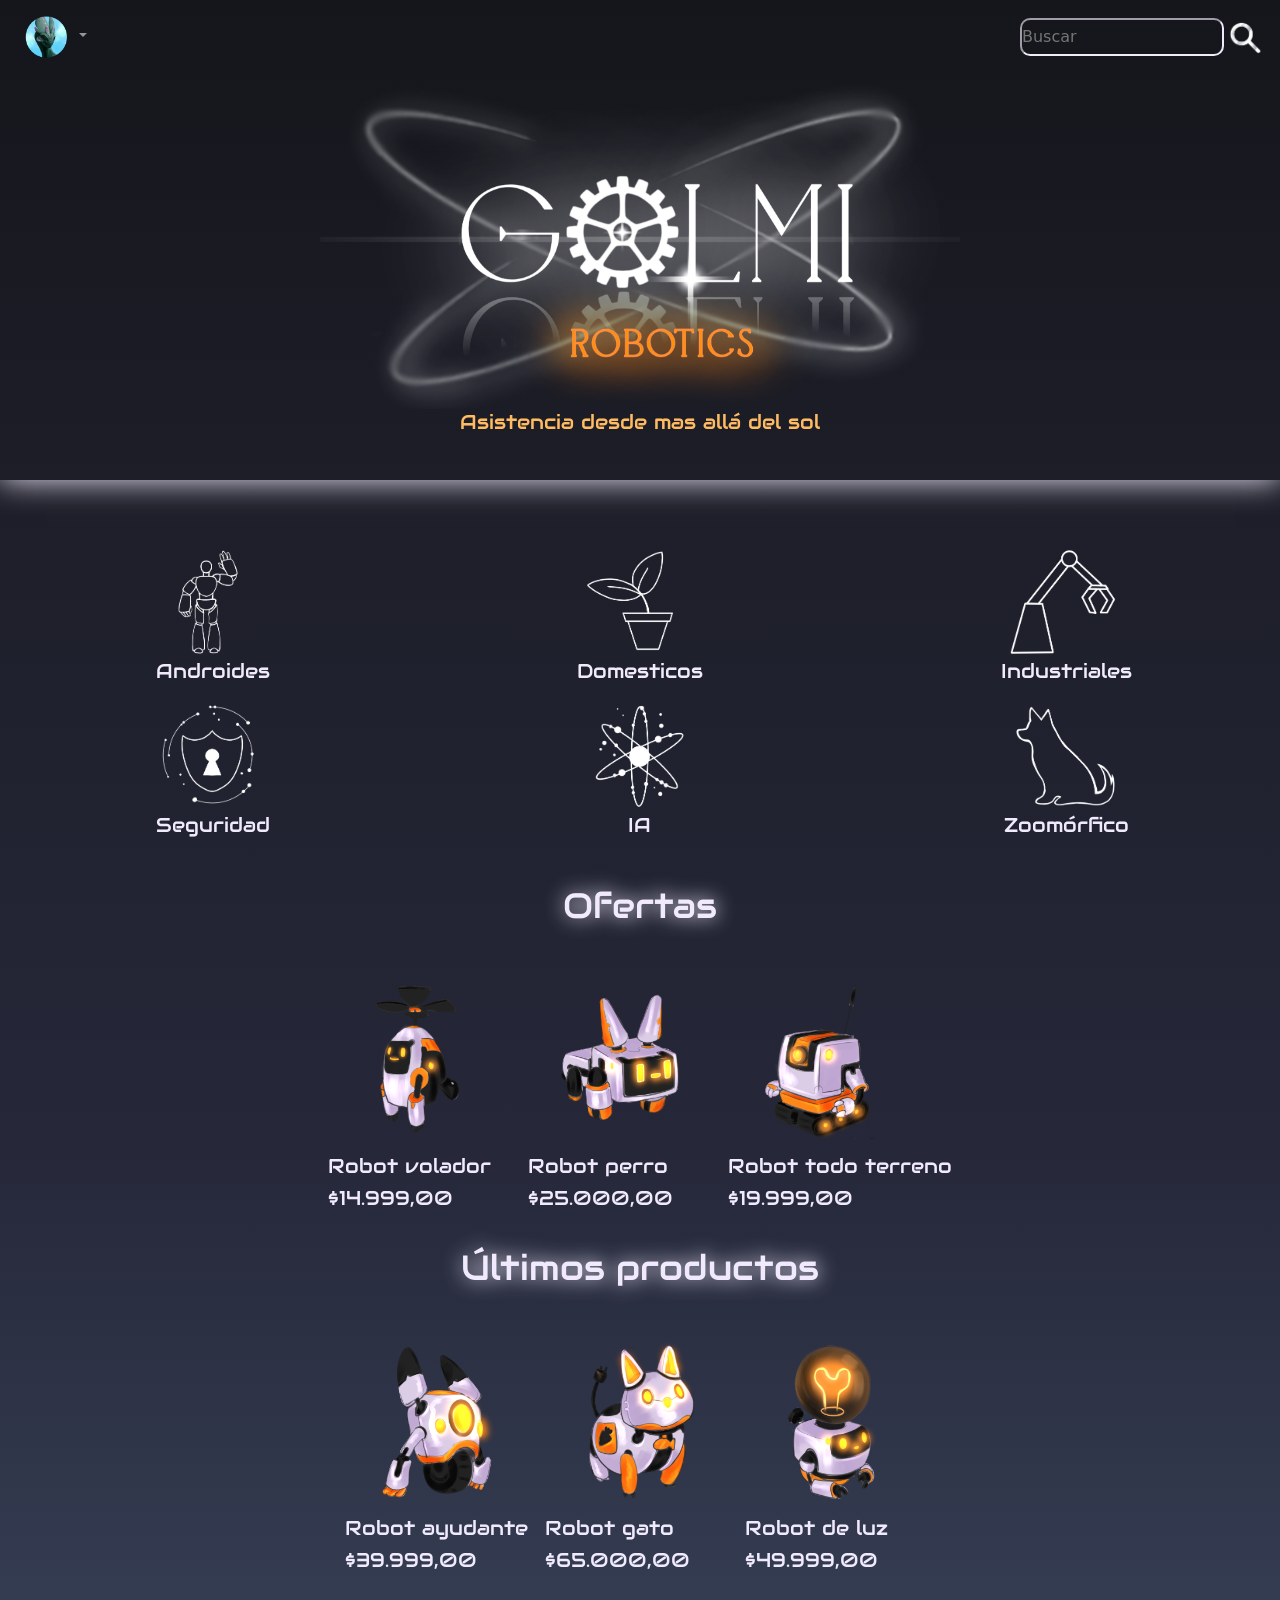
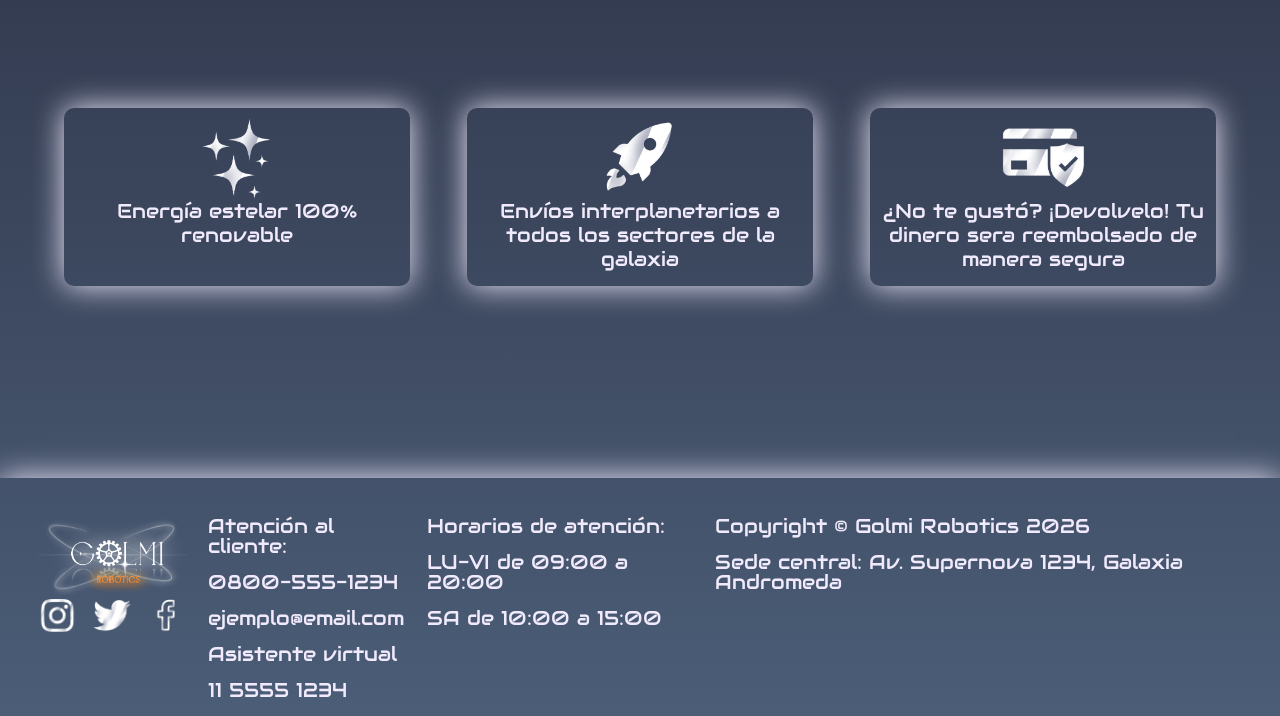
<file: index.html>
<!DOCTYPE html>
<html lang="en">
<head>
    <meta charset="UTF-8">
    <meta http-equiv="X-UA-Compatible" content="IE=edge">
    <meta name="viewport" content="width=device-width, initial-scale=1.0">
    <title>Inicio - Golmi Robotics</title>
    <meta name="description" content="Explorá nuestra tienda de robots intergalácticos con tecnología sustentada por energía estelar. Descubrí categorías, ofertas y los últimos modelos disponibles.">
    <!-- Bootstrap -->
    <link href="https://cdn.jsdelivr.net/npm/bootstrap@5.3.8/dist/css/bootstrap.min.css" rel="stylesheet" integrity="sha384-sRIl4kxILFvY47J16cr9ZwB07vP4J8+LH7qKQnuqkuIAvNWLzeN8tE5YBujZqJLB" crossorigin="anonymous">
    <!-- CSS -->
    <link rel="stylesheet" href="./sass/styles.css">
    <!-- Fonts -->
        <link rel="preconnect" href="https://fonts.googleapis.com">
        <link rel="preconnect" href="https://fonts.gstatic.com" crossorigin>
        <link href="https://fonts.googleapis.com/css2?family=Audiowide&family=Orbitron:wght@400..900&display=swap" rel="stylesheet">
    <!-- Animaciones -->
        <link rel="stylesheet" href="https://cdnjs.cloudflare.com/ajax/libs/animate.css/4.1.1/animate.min.css"/>
</head>

<body>
    <header>
        <!-- BOOTSTRAP -->
            <nav class="navbar navbar-expand-lg navbar-dark">
                <div class="container-fluid">
                <button class="navbar-toggler" type="button" data-bs-toggle="collapse" data-bs-target="#navbarSupportedContent" aria-controls="navbarSupportedContent" aria-expanded="false" aria-label="Toggle navigation">
                    <span class="navbar-toggler-icon"></span>
                </button>
                <div class="collapse navbar-collapse" id="navbarSupportedContent">
                    <ul class="navbar-nav me-auto mb-2 mb-lg-0">
                    <li class="nav-item"></li>
                    
                    <!-- Foto de usuario -->
                    <li class="nav-item dropdown">
                        <a class="nav-link dropdown-toggle" href="#" role="button" data-bs-toggle="dropdown" aria-expanded="false">
                            <img src="./images/foto-perfil.png" alt="Ir a Mi usuario" id="Usuario">
                        </a>
                        <!-- Dropdown -->
                        <ul class="dropdown-menu">
                            <li><a class="item-de-dropdown" href="./pages/mi-usuario.html"> >Mi perfil </a></li>
                            <li><hr class="divisor"></li>
                        <li><a class="item-de-dropdown" href="#">Historial</a></li>
                        <li><a class="item-de-dropdown" href="#">Preguntas</a></li>
                        <li><a class="item-de-dropdown" href="#">Opiniones</a></li>
                        <li><hr class="divisor"></li>
                        <li><a class="item-de-dropdown" href="#">Créditos</a></li>
                        <li><a class="item-de-dropdown" href="#">Suscripciones</a></li>
                        <li><a class="item-de-dropdown" href="#">Seguros</a></li>
                        </ul>
                    </li>
                    <!-- Barra de busqueda -->
                    </ul>
                    <form class="d-flex" role="search">
                    <input class="barra-busqueda" type="search" placeholder="Buscar" aria-label="Buscar"/>
                    <button id="boton-buscar" type="submit"><img src="./images/lupa.png" alt="Buscar" id="icono-buscar"></button>
                    </form>
                </div>
                </div>
            </nav>
            <script src="https://cdn.jsdelivr.net/npm/bootstrap@5.3.8/dist/js/bootstrap.bundle.min.js" integrity="sha384-FKyoEForCGlyvwx9Hj09JcYn3nv7wiPVlz7YYwJrWVcXK/BmnVDxM+D2scQbITxI" crossorigin="anonymous"></script>

        <img src="./images/logo.png" alt="Logotipo" id="logo" class="animate__animated animate__zoomIn">
        <h1 id="eslogan">Asistencia desde mas allá del sol</h1>
    </header>

<!-- Cuerpo -->
    <main>

  <!-- Categorias -->

        <nav class="Categorias">
            <div class="categoria">
                <img src="./images/androide.png" alt="Icono robot androide">
                <p>Androides</p>
            </div>
            <div class="categoria">
                <img src="./images/domestico.png" alt="Icono robots domesticos">
                <p>Domesticos</p>
            </div>
            <div class="categoria">
                <img src="./images/industrial.png" alt="Icono robots industriales">
                <p>Industriales</p>
            </div>
            <div class="categoria">
                <img src="./images/seguridad.png" alt="Icono robots seguridad">
                <p>Seguridad</p>
            </div>
            <div class="categoria">
                <img src="./images/inteligencia-avanzada .png" alt="Icono robots IA">
                <p>IA</p>
            </div>
            <div class="categoria">
                <img src="./images/zoomorfico.png" alt="Icono robots zoomorficos">
                <p>Zoomórfico</p>
            </div>
        </nav>
<!-- Sección: Ofertas -->
<h2>Ofertas</h2>
        <section class="Productos">
            <a href="./pages/producto1.html" class="links">
                <div class="precios">
                    <img src="./images/producto1.png" alt="Robot 1" class="productos-imagenes">
                    <h3> Robot volador</h3>
                    <h4>$14.999,00</h4>
                </div>
            </a>
            <a href="./pages/producto2.html" class="links">
                <div class="precios">
                    <img src="./images/producto2.png" alt="Robot 2" class="productos-imagenes">
                    <h3>Robot perro</h3>
                    <h4>$25.000,00</h4>
                </div>
            </a>
            <a href="./pages/producto3.html" class="links">
                <div class="precios">
                    <img src="./images/producto3.png" alt="Robot 3" class="productos-imagenes">
                    <h3>Robot todo terreno</h3>
                    <h4>$19.999,00</h4>
                </div>
            </a>
        </section>

<!-- Sección: Últimos productos -->
        <h2>Últimos productos</h2>
        <section class="Productos">
            <a href="./pages/producto4.html" class="links">
                <div class="precios">
                    <img src="./images/producto4.png" alt="Robot 4" class="productos-imagenes">
                    <h3> Robot ayudante</h3>
                    <h4>$39.999,00</h4>
                </div>
            </a>
            <a href="./pages/producto5.html" class="links">
                <div class="precios">
                    <img src="./images/producto5.png" alt="Robot 5" class="productos-imagenes">
                    <h3>Robot gato</h3>
                    <h4>$65.000,00</h4>
                </div>
            </a>
            <a href="./pages/producto6.html" class="links">
                <div class="precios">
                    <img src="./images/producto6.png" alt="Robot 6" class="productos-imagenes">
                    <h3> Robot de luz</h3>
                    <h4>$49.999,00</h4>
                </div>
            </a>
        </section>
    <!-- Beneficios -->
    <div class="beneficios">
        <div class="beneficio">
            <img src="./images/estrellas.png" alt="Estrellas">
            <h4>Energía estelar 100% renovable</h4>
        </div>
        <div class="beneficio">
            <img src="./images/cohete.png" alt="Cohete">
            <h4>Envíos interplanetarios a todos los sectores de la galaxia</h4>
        </div>
        <div class="beneficio">
            <img src="./images/seguridad-tarjeta.png" alt="Tarjeta con seguridad">
            <h4>¿No te gustó? ¡Devolvelo! Tu dinero sera reembolsado de manera segura</h4>
        </div>
      </div>
      
    </main>
    <!-- Pie de página -->
    <footer>
        <div>
            <img src="./images/logo.png" alt="Logo">
            <div class="redes">
                <a href="https://www.instagram.com/" target="_blank"><img src="./images/instagram.png" alt="Logo de Instagram" class="contactos"></a>
                <a href="https://x.com/?lang=es" target="_blank"><img src="./images/twitter.png" alt="Logo de Twitter" class="contactos"></a>
                <a href="https://www.facebook.com/?locale=es_LA" target="_blank"><img src="./images/facebook.png" alt="Logo de Facebook" class="contactos"></a>
            </div>
        </div>
        <div>
            <p id="Contacto">Atención al cliente:</p>
                <p class="texto-footer-1">0800-555-1234</p>
                <p class="texto-footer-1">ejemplo@email.com</p>
                <p class="texto-footer-1">Asistente virtual</p>
                <p class="texto-footer-1">11 5555 1234</p> 
        </div>
        <div>
            <p class="texto-footer-1">Horarios de atención:</p>
            <p class="texto-footer-1">LU-VI de 09:00 a 20:00</p>
            <p class="texto-footer-1">SA de 10:00 a 15:00</p> 
        </div>
        <div>
            <p class="texto-footer-1">Copyright © Golmi Robotics 2026</p>
            <p class="texto-footer-1">Sede central: Av. Supernova 1234, Galaxia Andromeda</p>  
        </div>
    </footer>
</body>
</html>
</file>
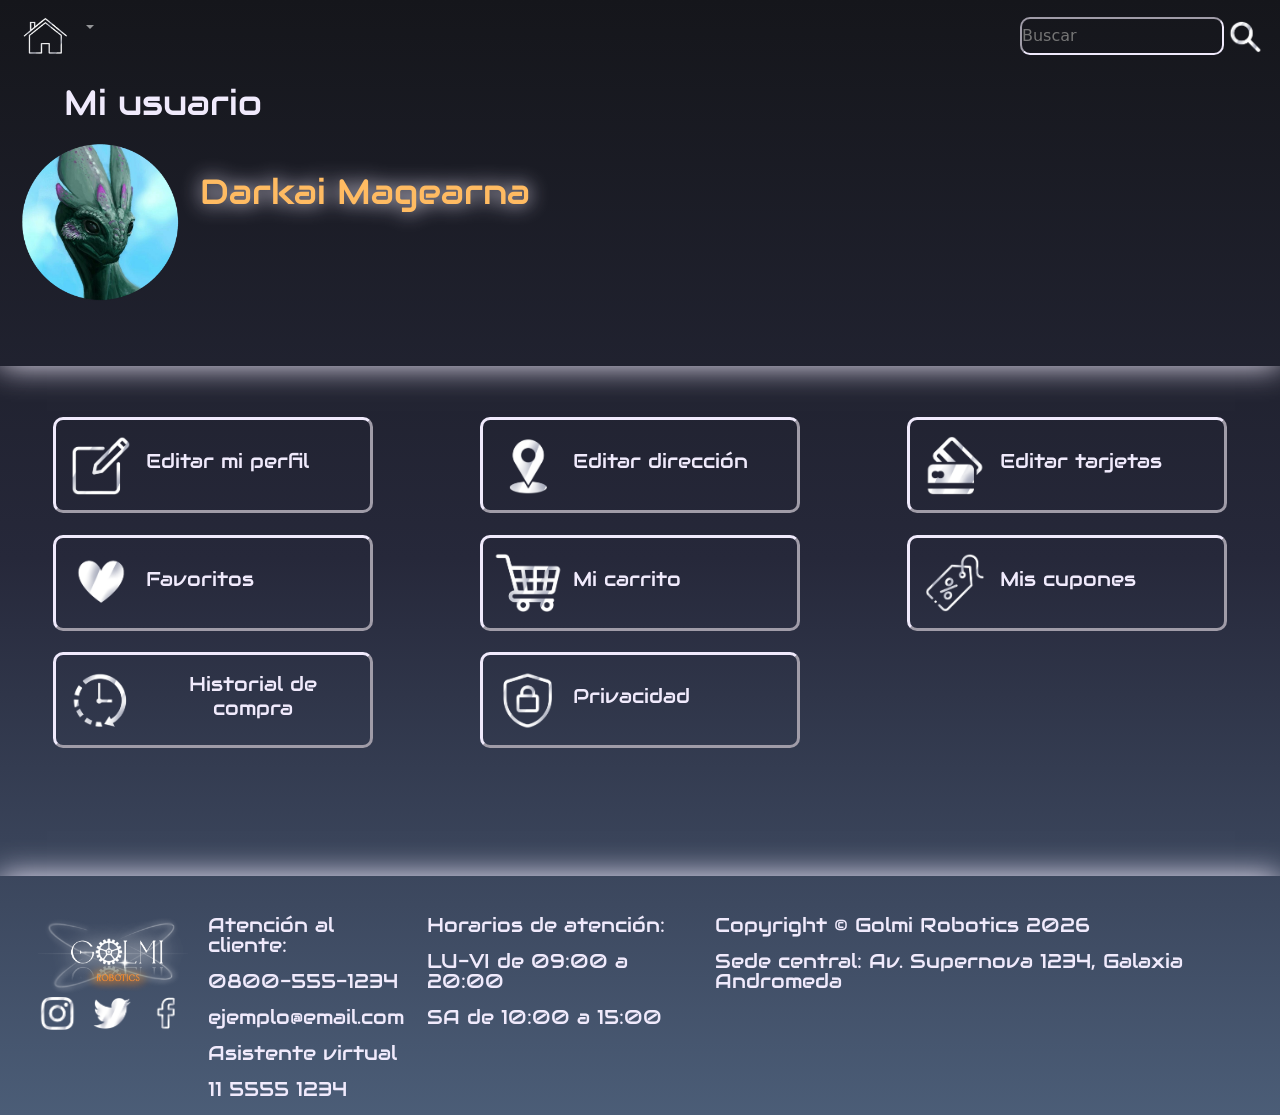
<file: pages/mi-usuario.html>
<!DOCTYPE html>
<html lang="en">
<head>
    <meta charset="UTF-8">
    <meta http-equiv="X-UA-Compatible" content="IE=edge">
    <meta name="viewport" content="width=device-width, initial-scale=1.0">
    <title>Mi Usuario - Golmi Robotics</title>
    <meta name="description" content="Gestioná tu perfil y configuraciones en nuestra tienda de robots.">
    <!-- Bootstrap -->
    <link href="https://cdn.jsdelivr.net/npm/bootstrap@5.3.8/dist/css/bootstrap.min.css" rel="stylesheet" integrity="sha384-sRIl4kxILFvY47J16cr9ZwB07vP4J8+LH7qKQnuqkuIAvNWLzeN8tE5YBujZqJLB" crossorigin="anonymous">
    <!-- CSS -->
    <link rel="stylesheet" href="../sass/styles.css">
    <!-- Fonts -->
        <link rel="preconnect" href="https://fonts.googleapis.com">
        <link rel="preconnect" href="https://fonts.gstatic.com" crossorigin>
        <link href="https://fonts.googleapis.com/css2?family=Audiowide&family=Orbitron:wght@400..900&display=swap" rel="stylesheet">
</head>


<body>
    <header id="header-2">

<!-- BOOTSTRAP -->
<nav class="navbar navbar-expand-lg navbar-dark">
    <div class="container-fluid">
      <button class="navbar-toggler" type="button" data-bs-toggle="collapse" data-bs-target="#navbarSupportedContent" aria-controls="navbarSupportedContent" aria-expanded="false" aria-label="Toggle navigation">
        <span class="navbar-toggler-icon"></span>
      </button>
      <div class="collapse navbar-collapse" id="navbarSupportedContent">
        <ul class="navbar-nav me-auto mb-2 mb-lg-0">
          <li class="nav-item">
            <a class="nav-link active" aria-current="page" href="../index.html"><img src="../images/home.png" height="40px" alt="Home" id="home"></a>
          </li>
        
          <!-- Foto de usuario -->
          <li class="nav-item dropdown">
            <a class="nav-link dropdown-toggle" href="#" role="button" data-bs-toggle="dropdown" aria-expanded="false"></a>
            <!-- Dropdown -->
            <ul class="dropdown-menu">
              <li><a class="item-de-dropdown" href="#">Historial</a></li>
              <li><a class="item-de-dropdown" href="#">Preguntas</a></li>
              <li><a class="item-de-dropdown" href="#">Opiniones</a></li>
              <li><hr class="divisor"></li>
              <li><a class="item-de-dropdown" href="#">Créditos</a></li>
              <li><a class="item-de-dropdown" href="#">Suscripciones</a></li>
              <li><a class="item-de-dropdown" href="#">Seguros</a></li>
            </ul>
          </li>
          <!-- Barra de busqueda -->
        </ul>
        <form class="d-flex" role="search">
          <input class="barra-busqueda" type="search" placeholder="Buscar" aria-label="Buscar"/>
          <button id="boton-buscar" type="submit"><img src="../images/lupa.png" alt="Buscar" id="icono-buscar"></button>
        </form>
      </div>
    </div>
  </nav>

  <script src="https://cdn.jsdelivr.net/npm/bootstrap@5.3.8/dist/js/bootstrap.bundle.min.js" integrity="sha384-FKyoEForCGlyvwx9Hj09JcYn3nv7wiPVlz7YYwJrWVcXK/BmnVDxM+D2scQbITxI" crossorigin="anonymous"></script>

        <h1>Mi usuario</h1>
        <section id="Mi-usuario">
            <img src="../images/foto-perfil.png" alt="Foto de perfil" id="Usuario1">
            <h2 id="NombreDeUsuario">Darkai Magearna</h2>
        </section>
        
    </header>

<!-- Cuerpo -->
    <main>
        <nav id="mi-usuario-nav">
            <button class="imagen-texto">
                <img src="../images/editar.png" alt="Edición" class="iconos">
                <h3>Editar mi perfil</h3>
            </button>
            <button class="imagen-texto">
                <img src="../images/dirección.png" alt="Dirección" class="iconos">
                <h3>Editar dirección</h3>
            </button>
            <button class="imagen-texto">
                <img src="../images/tarjeta.png" alt="Tarjetas" class="iconos">
                <h3>Editar tarjetas</h3>
            </button>
            
            <button class="imagen-texto">
                <img src="../images/corazon.png" alt="Corazón" class="iconos">
                <h3>Favoritos</h3>
            </button>
            
            <button class="imagen-texto">
                <img src="../images/carrito.png" alt="Carrito" class="iconos">
                <h3>Mi carrito</h3>
            </button>
            
            <button class="imagen-texto">
                <img src="../images/cupon.png" alt="Cupón" class="iconos">
                <h3>Mis cupones</h3>
            </button>
            
            <button class="imagen-texto">
                <img src="../images/reloj.png" alt="Reloj" class="iconos">
                <h3>Historial de compra</h3>
            </button>
            <button class="imagen-texto">
                <img src="../images/privacidad.png" alt="Privacidad" class="iconos">
                <h3>Privacidad</h3>
            </button>
        </nav>
    </main>

 <!-- Pie de página -->
 <footer>
    <div>
        <img src="../images/logo.png" alt="Logo">
        <div class="redes">
            <a href="https://www.instagram.com/" target="_blank"><img src="../images/instagram.png" alt="Logo de Instagram" class="contactos"></a>
            <a href="https://x.com/?lang=es" target="_blank"><img src="../images/twitter.png" alt="Logo de Twitter" class="contactos"></a>
            <a href="https://www.facebook.com/?locale=es_LA" target="_blank"><img src="../images/facebook.png" alt="Logo de Facebook" class="contactos"></a>
        </div>
    </div>
    <div>
        <p id="Contacto">Atención al cliente:</p>
            <p class="texto-footer-1">0800-555-1234</p>
            <p class="texto-footer-1">ejemplo@email.com</p>
            <p class="texto-footer-1">Asistente virtual</p>
            <p class="texto-footer-1">11 5555 1234</p> 
    </div>
    <div>
        <p class="texto-footer-1">Horarios de atención:</p>
        <p class="texto-footer-1">LU-VI de 09:00 a 20:00</p>
        <p class="texto-footer-1">SA de 10:00 a 15:00</p> 
    </div>
    <div>
        <p class="texto-footer-1">Copyright © Golmi Robotics 2026</p>
        <p class="texto-footer-1">Sede central: Av. Supernova 1234, Galaxia Andromeda</p>  
    </div>
</footer>
</body>
</html>
</file>
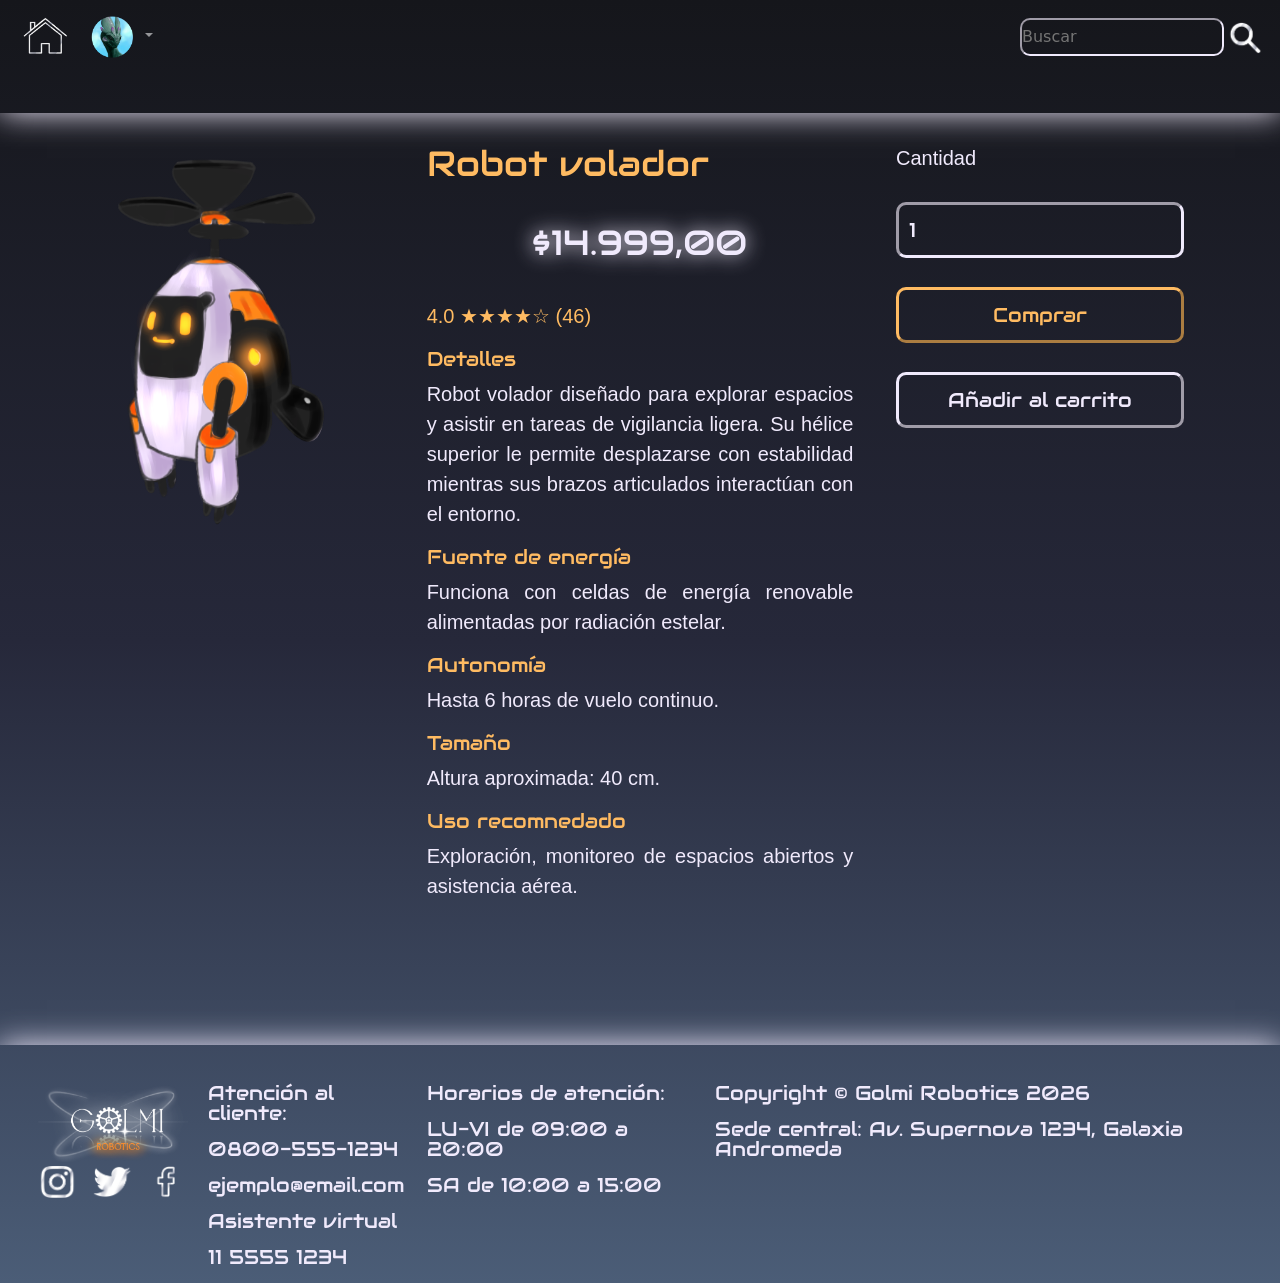
<file: pages/producto1.html>
<!DOCTYPE html>
<html lang="en">
<head>
    <meta charset="UTF-8">
    <meta http-equiv="X-UA-Compatible" content="IE=edge">
    <meta name="viewport" content="width=device-width, initial-scale=1.0">
    <title>Robot volador - Golmi Robotics</title>
    <meta name="description" content="Robot volador con hélice superior y brazos articulados, ideal para exploración y vigilancia ligera.">
    <!-- Bootstrap -->
    <link href="https://cdn.jsdelivr.net/npm/bootstrap@5.3.8/dist/css/bootstrap.min.css" rel="stylesheet" integrity="sha384-sRIl4kxILFvY47J16cr9ZwB07vP4J8+LH7qKQnuqkuIAvNWLzeN8tE5YBujZqJLB" crossorigin="anonymous">
    <!-- CSS -->
    <link rel="stylesheet" href="../sass/styles.css">
     <!-- Fonts -->
        <link rel="preconnect" href="https://fonts.googleapis.com">
        <link rel="preconnect" href="https://fonts.gstatic.com" crossorigin>
        <link href="https://fonts.googleapis.com/css2?family=Audiowide&family=Orbitron:wght@400..900&display=swap" rel="stylesheet">
</head>

<body>
    <header>
        <!-- BOOTSTRAP -->
        <nav class="navbar navbar-expand-lg navbar-dark">
            <div class="container-fluid">
              <button class="navbar-toggler" type="button" data-bs-toggle="collapse" data-bs-target="#navbarSupportedContent" aria-controls="navbarSupportedContent" aria-expanded="false" aria-label="Toggle navigation">
                <span class="navbar-toggler-icon"></span>
              </button>
              <div class="collapse navbar-collapse" id="navbarSupportedContent">
                <ul class="navbar-nav me-auto mb-2 mb-lg-0">
                  <li class="nav-item">
                    <a class="nav-link active" aria-current="page" href="../index.html"><img src="../images/home.png" height="40px" alt="Home" id="home"></a>
                  </li>
                
                  <!-- Foto de usuario -->
                  <li class="nav-item dropdown">
                    <a class="nav-link dropdown-toggle" href="#" role="button" data-bs-toggle="dropdown" aria-expanded="false">
                        <img src="../images/foto-perfil.png" alt="Ir a Mi usuario" id="Usuario">
                    </a>
                    <!-- Dropdown -->
                    <ul class="dropdown-menu">
                        <li><a class="item-de-dropdown" href="mi-usuario.html"> >Mi perfil </a></li>
                        <li><hr class="divisor"></li>
                      <li><a class="item-de-dropdown" href="#">Historial</a></li>
                      <li><a class="item-de-dropdown" href="#">Preguntas</a></li>
                      <li><a class="item-de-dropdown" href="#">Opiniones</a></li>
                      <li><hr class="divisor"></li>
                      <li><a class="item-de-dropdown" href="#">Créditos</a></li>
                      <li><a class="item-de-dropdown" href="#">Suscripciones</a></li>
                      <li><a class="item-de-dropdown" href="#">Seguros</a></li>
                    </ul>
                  </li>
                  <!-- Barra de busqueda -->
                </ul>
                <form class="d-flex" role="search">
                  <input class="barra-busqueda" type="search" placeholder="Buscar" aria-label="Buscar"/>
                  <button id="boton-buscar" type="submit"><img src="../images/lupa.png" alt="Buscar" id="icono-buscar"></button>
                </form>
              </div>
            </div>
          </nav>
    
          <script src="https://cdn.jsdelivr.net/npm/bootstrap@5.3.8/dist/js/bootstrap.bundle.min.js" integrity="sha384-FKyoEForCGlyvwx9Hj09JcYn3nv7wiPVlz7YYwJrWVcXK/BmnVDxM+D2scQbITxI" crossorigin="anonymous"></script>
    </header>

    <main>
        
        <section class="pag-productos">
            <div class="contenido-grid">
                <img src="../images/producto1.png" alt="Robot 1" class="producto-muestra">
            </div>
            <div class="info">
                <h1>Robot volador</h1>
                <h2>$14.999,00</h2>
                  <p class="rating"> 4.0 ★★★★☆ (46)</p>
                <h3>Detalles</h3>
                  <p>Robot volador diseñado para explorar espacios y asistir en tareas de vigilancia ligera. Su hélice superior le permite desplazarse con estabilidad mientras sus brazos articulados interactúan con el entorno.</p>
                <h3>Fuente de energía</h3>
                  <p>Funciona con celdas de energía renovable alimentadas por radiación estelar.</p> 
                <h3>Autonomía</h3>
                  <p>Hasta 6 horas de vuelo continuo.</p> 
                <h3>Tamaño</h3>
                  <p>Altura aproximada: 40 cm.</p>  
                <h3>Uso recomnedado</h3>
                  <p>Exploración, monitoreo de espacios abiertos y asistencia aérea.</p>  
        </div>
        <div class=acciones>
            <label for="">Cantidad</label>
            <input type="number" name="" id="Cantidad"
                step="1"
                min="0"
                max="10"
                value="1"
            >
            <input type="button" value="Comprar" id="Comprar">
            <input type="button" value="Añadir al carrito" id="Carrito">
        </div>
        </section>
    </main>

 <!-- Pie de página -->
 <footer>
  <div>
      <img src="../images/logo.png" alt="Logo">
      <div class="redes">
          <a href="https://www.instagram.com/" target="_blank"><img src="../images/instagram.png" alt="Logo de Instagram" class="contactos"></a>
          <a href="https://x.com/?lang=es" target="_blank"><img src="../images/twitter.png" alt="Logo de Twitter" class="contactos"></a>
          <a href="https://www.facebook.com/?locale=es_LA" target="_blank"><img src="../images/facebook.png" alt="Logo de Facebook" class="contactos"></a>
      </div>
  </div>
  <div>
      <p id="Contacto">Atención al cliente:</p>
          <p class="texto-footer-1">0800-555-1234</p>
          <p class="texto-footer-1">ejemplo@email.com</p>
          <p class="texto-footer-1">Asistente virtual</p>
          <p class="texto-footer-1">11 5555 1234</p> 
  </div>
  <div>
      <p class="texto-footer-1">Horarios de atención:</p>
      <p class="texto-footer-1">LU-VI de 09:00 a 20:00</p>
      <p class="texto-footer-1">SA de 10:00 a 15:00</p> 
  </div>
  <div>
      <p class="texto-footer-1">Copyright © Golmi Robotics 2026</p>
      <p class="texto-footer-1">Sede central: Av. Supernova 1234, Galaxia Andromeda</p>  
  </div>
</footer>
</body>
</html>
</file>
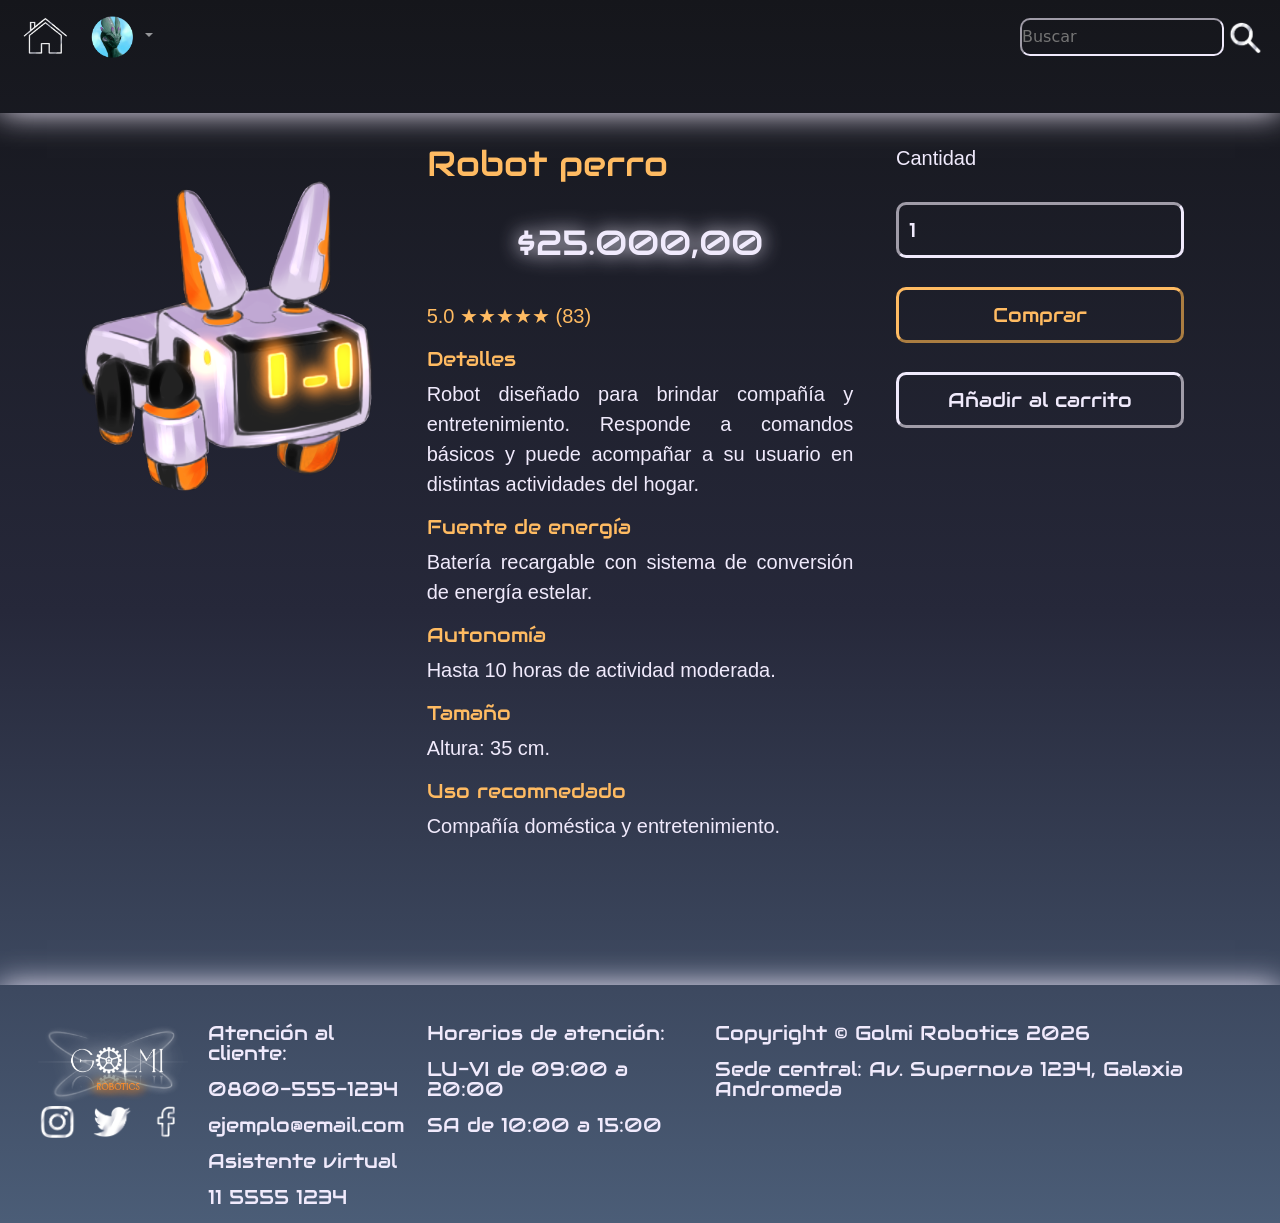
<file: pages/producto2.html>
<!DOCTYPE html>
<html lang="en">
<head>
    <meta charset="UTF-8">
    <meta http-equiv="X-UA-Compatible" content="IE=edge">
    <meta name="viewport" content="width=device-width, initial-scale=1.0">
    <title>Robot perro - Golmi Robotics</title>
    <meta name="description" content="Robot de compañía diseñado para el hogar, capaz de responder a comandos básicos y brindar entretenimiento.">
    <!-- Bootstrap -->
    <link href="https://cdn.jsdelivr.net/npm/bootstrap@5.3.8/dist/css/bootstrap.min.css" rel="stylesheet" integrity="sha384-sRIl4kxILFvY47J16cr9ZwB07vP4J8+LH7qKQnuqkuIAvNWLzeN8tE5YBujZqJLB" crossorigin="anonymous">
    <!-- CSS -->
    <link rel="stylesheet" href="../sass/styles.css">
     <!-- Fonts -->
        <link rel="preconnect" href="https://fonts.googleapis.com">
        <link rel="preconnect" href="https://fonts.gstatic.com" crossorigin>
        <link href="https://fonts.googleapis.com/css2?family=Audiowide&family=Orbitron:wght@400..900&display=swap" rel="stylesheet">
</head>

<body>
    <header>
        <!-- BOOTSTRAP -->
        <nav class="navbar navbar-expand-lg navbar-dark">
            <div class="container-fluid">
              <button class="navbar-toggler" type="button" data-bs-toggle="collapse" data-bs-target="#navbarSupportedContent" aria-controls="navbarSupportedContent" aria-expanded="false" aria-label="Toggle navigation">
                <span class="navbar-toggler-icon"></span>
              </button>
              <div class="collapse navbar-collapse" id="navbarSupportedContent">
                <ul class="navbar-nav me-auto mb-2 mb-lg-0">
                  <li class="nav-item">
                    <a class="nav-link active" aria-current="page" href="../index.html"><img src="../images/home.png" height="40px" alt="Home" id="home"></a>
                  </li>
                
                  <!-- Foto de usuario -->
                  <li class="nav-item dropdown">
                    <a class="nav-link dropdown-toggle" href="#" role="button" data-bs-toggle="dropdown" aria-expanded="false">
                        <img src="../images/foto-perfil.png" alt="Ir a Mi usuario" id="Usuario">
                    </a>
                    <!-- Dropdown -->
                    <ul class="dropdown-menu">
                        <li><a class="item-de-dropdown" href="mi-usuario.html"> >Mi perfil </a></li>
                        <li><hr class="divisor"></li>
                      <li><a class="item-de-dropdown" href="#">Historial</a></li>
                      <li><a class="item-de-dropdown" href="#">Preguntas</a></li>
                      <li><a class="item-de-dropdown" href="#">Opiniones</a></li>
                      <li><hr class="divisor"></li>
                      <li><a class="item-de-dropdown" href="#">Créditos</a></li>
                      <li><a class="item-de-dropdown" href="#">Suscripciones</a></li>
                      <li><a class="item-de-dropdown" href="#">Seguros</a></li>
                    </ul>
                  </li>
                  <!-- Barra de busqueda -->
                </ul>
                <form class="d-flex" role="search">
                  <input class="barra-busqueda" type="search" placeholder="Buscar" aria-label="Buscar"/>
                  <button id="boton-buscar" type="submit"><img src="../images/lupa.png" alt="Buscar" id="icono-buscar"></button>
                </form>
              </div>
            </div>
          </nav>
    
          <script src="https://cdn.jsdelivr.net/npm/bootstrap@5.3.8/dist/js/bootstrap.bundle.min.js" integrity="sha384-FKyoEForCGlyvwx9Hj09JcYn3nv7wiPVlz7YYwJrWVcXK/BmnVDxM+D2scQbITxI" crossorigin="anonymous"></script>
    </header>

    <main>
        
        <section class="pag-productos">
            <div class="contenido-grid">
                <img src="../images/producto2.png" alt="Robot 2" class="producto-muestra">
            </div>
            <div class="info">
                <h1>Robot perro</h1>
                <h2>$25.000,00</h2>
                  <p class="rating"> 5.0 ★★★★★ (83)</p>
                <h3>Detalles</h3>
                  <p>Robot diseñado para brindar compañía y entretenimiento. Responde a comandos básicos y puede acompañar a su usuario en distintas actividades del hogar.</p>
                <h3>Fuente de energía</h3>
                  <p>Batería recargable con sistema de conversión de energía estelar.</p> 
                <h3>Autonomía</h3>
                  <p>Hasta 10 horas de actividad moderada.</p> 
                <h3>Tamaño</h3>
                  <p>Altura: 35 cm.</p>  
                <h3>Uso recomnedado</h3>
                  <p>Compañía doméstica y entretenimiento.</p>  
        </div>
        <div class=acciones>
            <label for="">Cantidad</label>
            <input type="number" name="" id="Cantidad"
                step="1"
                min="0"
                max="10"
                value="1"
            >
            <input type="button" value="Comprar" id="Comprar">
            <input type="button" value="Añadir al carrito" id="Carrito">
        </div>
        </section>
    </main>

 <!-- Pie de página -->
 <footer>
  <div>
      <img src="../images/logo.png" alt="Logo">
      <div class="redes">
          <a href="https://www.instagram.com/" target="_blank"><img src="../images/instagram.png" alt="Logo de Instagram" class="contactos"></a>
          <a href="https://x.com/?lang=es" target="_blank"><img src="../images/twitter.png" alt="Logo de Twitter" class="contactos"></a>
          <a href="https://www.facebook.com/?locale=es_LA" target="_blank"><img src="../images/facebook.png" alt="Logo de Facebook" class="contactos"></a>
      </div>
  </div>
  <div>
      <p id="Contacto">Atención al cliente:</p>
          <p class="texto-footer-1">0800-555-1234</p>
          <p class="texto-footer-1">ejemplo@email.com</p>
          <p class="texto-footer-1">Asistente virtual</p>
          <p class="texto-footer-1">11 5555 1234</p> 
  </div>
  <div>
      <p class="texto-footer-1">Horarios de atención:</p>
      <p class="texto-footer-1">LU-VI de 09:00 a 20:00</p>
      <p class="texto-footer-1">SA de 10:00 a 15:00</p> 
  </div>
  <div>
      <p class="texto-footer-1">Copyright © Golmi Robotics 2026</p>
      <p class="texto-footer-1">Sede central: Av. Supernova 1234, Galaxia Andromeda</p>  
  </div>
</footer>
</body>
</html>
</file>
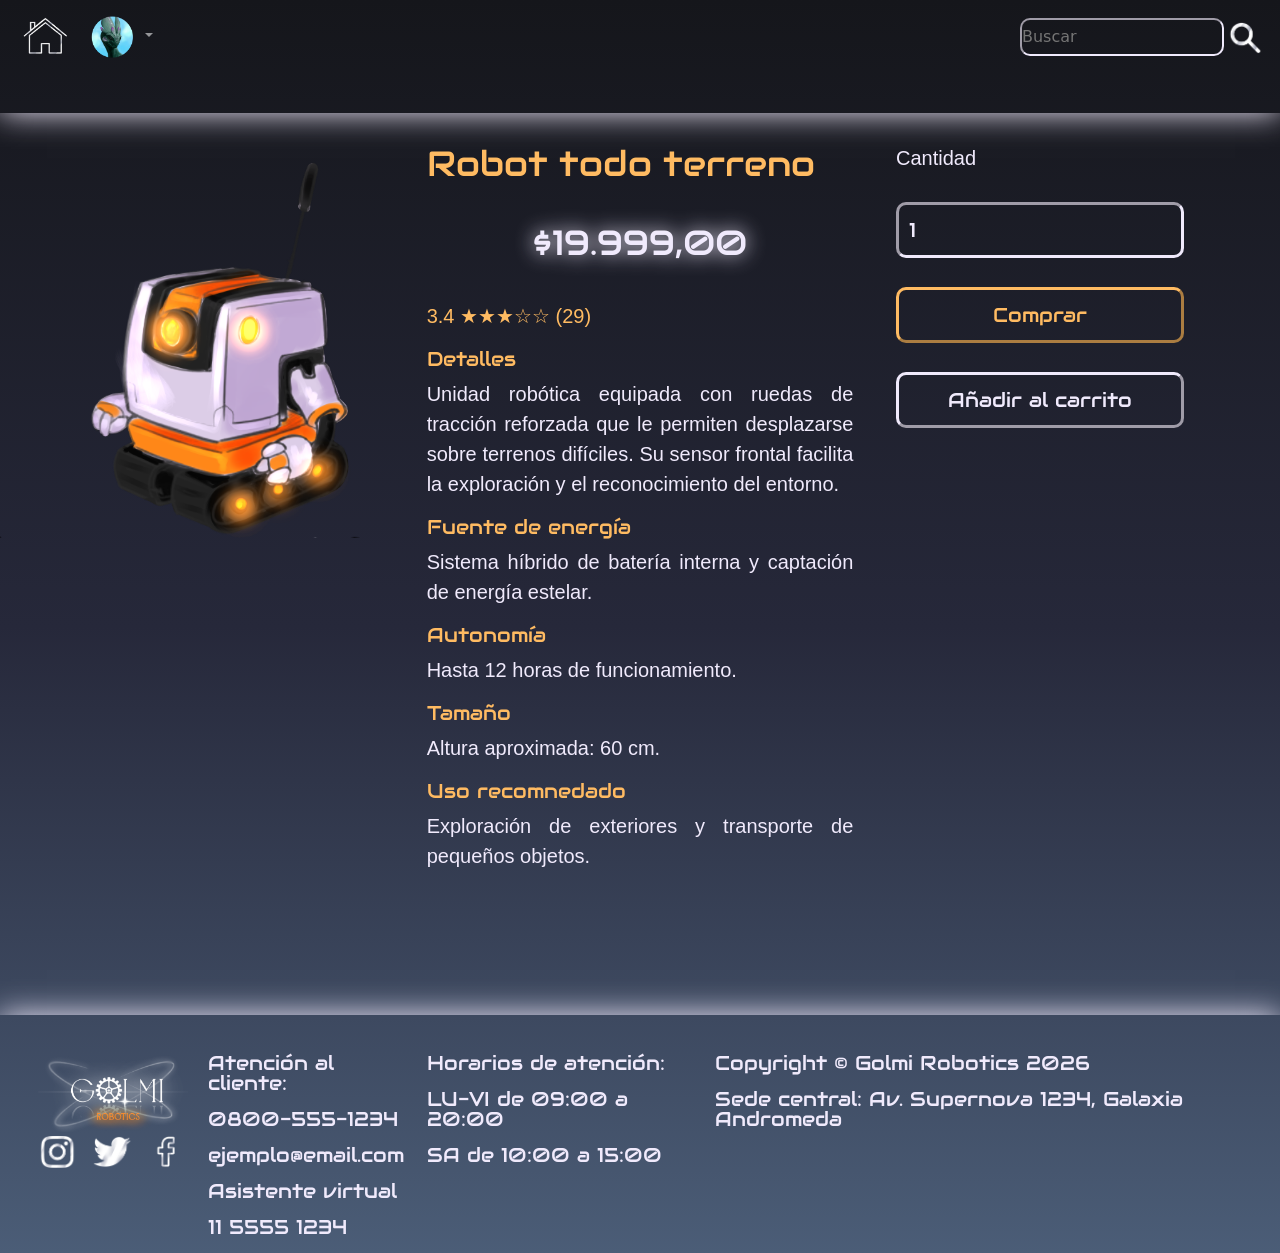
<file: pages/producto3.html>
<!DOCTYPE html>
<html lang="en">
<head>
    <meta charset="UTF-8">
    <meta http-equiv="X-UA-Compatible" content="IE=edge">
    <meta name="viewport" content="width=device-width, initial-scale=1.0">
    <title>Robot todo terreno - Golmi Robotics</title>
    <meta name="description" content="Robot explorador con ruedas reforzadas y sensor frontal, ideal para terrenos difíciles.">
    <!-- Bootstrap -->
    <link href="https://cdn.jsdelivr.net/npm/bootstrap@5.3.8/dist/css/bootstrap.min.css" rel="stylesheet" integrity="sha384-sRIl4kxILFvY47J16cr9ZwB07vP4J8+LH7qKQnuqkuIAvNWLzeN8tE5YBujZqJLB" crossorigin="anonymous">
    <!-- CSS -->
    <link rel="stylesheet" href="../sass/styles.css">
     <!-- Fonts -->
        <link rel="preconnect" href="https://fonts.googleapis.com">
        <link rel="preconnect" href="https://fonts.gstatic.com" crossorigin>
        <link href="https://fonts.googleapis.com/css2?family=Audiowide&family=Orbitron:wght@400..900&display=swap" rel="stylesheet">
</head>

<body>
    <header>
        <!-- BOOTSTRAP -->
        <nav class="navbar navbar-expand-lg navbar-dark">
            <div class="container-fluid">
              <button class="navbar-toggler" type="button" data-bs-toggle="collapse" data-bs-target="#navbarSupportedContent" aria-controls="navbarSupportedContent" aria-expanded="false" aria-label="Toggle navigation">
                <span class="navbar-toggler-icon"></span>
              </button>
              <div class="collapse navbar-collapse" id="navbarSupportedContent">
                <ul class="navbar-nav me-auto mb-2 mb-lg-0">
                  <li class="nav-item">
                    <a class="nav-link active" aria-current="page" href="../index.html"><img src="../images/home.png" height="40px" alt="Home" id="home"></a>
                  </li>
                
                  <!-- Foto de usuario -->
                  <li class="nav-item dropdown">
                    <a class="nav-link dropdown-toggle" href="#" role="button" data-bs-toggle="dropdown" aria-expanded="false">
                        <img src="../images/foto-perfil.png" alt="Ir a Mi usuario" id="Usuario">
                    </a>
                    <!-- Dropdown -->
                    <ul class="dropdown-menu">
                        <li><a class="item-de-dropdown" href="mi-usuario.html"> >Mi perfil </a></li>
                        <li><hr class="divisor"></li>
                      <li><a class="item-de-dropdown" href="#">Historial</a></li>
                      <li><a class="item-de-dropdown" href="#">Preguntas</a></li>
                      <li><a class="item-de-dropdown" href="#">Opiniones</a></li>
                      <li><hr class="divisor"></li>
                      <li><a class="item-de-dropdown" href="#">Créditos</a></li>
                      <li><a class="item-de-dropdown" href="#">Suscripciones</a></li>
                      <li><a class="item-de-dropdown" href="#">Seguros</a></li>
                    </ul>
                  </li>
                  <!-- Barra de busqueda -->
                </ul>
                <form class="d-flex" role="search">
                  <input class="barra-busqueda" type="search" placeholder="Buscar" aria-label="Buscar"/>
                  <button id="boton-buscar" type="submit"><img src="../images/lupa.png" alt="Buscar" id="icono-buscar"></button>
                </form>
              </div>
            </div>
          </nav>
    
          <script src="https://cdn.jsdelivr.net/npm/bootstrap@5.3.8/dist/js/bootstrap.bundle.min.js" integrity="sha384-FKyoEForCGlyvwx9Hj09JcYn3nv7wiPVlz7YYwJrWVcXK/BmnVDxM+D2scQbITxI" crossorigin="anonymous"></script>
    </header>

    <main>
        
        <section class="pag-productos">
            <div class="contenido-grid">
                <img src="../images/producto3.png" alt="Robot 3" class="producto-muestra">
            </div>
            <div class="info">
                <h1>Robot todo terreno</h1>
                <h2>$19.999,00</h2>
                  <p class="rating"> 3.4 ★★★☆☆ (29)</p>
                <h3>Detalles</h3>
                  <p>Unidad robótica equipada con ruedas de tracción reforzada que le permiten desplazarse sobre terrenos difíciles. Su sensor frontal facilita la exploración y el reconocimiento del entorno.</p>
                <h3>Fuente de energía</h3>
                  <p>Sistema híbrido de batería interna y captación de energía estelar.</p> 
                <h3>Autonomía</h3>
                  <p>Hasta 12 horas de funcionamiento.</p> 
                <h3>Tamaño</h3>
                  <p>Altura aproximada: 60 cm.</p>  
                <h3>Uso recomnedado</h3>
                  <p>Exploración de exteriores y transporte de pequeños objetos.</p>  
        </div>
        <div class=acciones>
            <label for="">Cantidad</label>
            <input type="number" name="" id="Cantidad"
                step="1"
                min="0"
                max="10"
                value="1"
            >
            <input type="button" value="Comprar" id="Comprar">
            <input type="button" value="Añadir al carrito" id="Carrito">
        </div>
        </section>
    </main>

 <!-- Pie de página -->
 <footer>
  <div>
      <img src="../images/logo.png" alt="Logo">
      <div class="redes">
          <a href="https://www.instagram.com/" target="_blank"><img src="../images/instagram.png" alt="Logo de Instagram" class="contactos"></a>
          <a href="https://x.com/?lang=es" target="_blank"><img src="../images/twitter.png" alt="Logo de Twitter" class="contactos"></a>
          <a href="https://www.facebook.com/?locale=es_LA" target="_blank"><img src="../images/facebook.png" alt="Logo de Facebook" class="contactos"></a>
      </div>
  </div>
  <div>
      <p id="Contacto">Atención al cliente:</p>
          <p class="texto-footer-1">0800-555-1234</p>
          <p class="texto-footer-1">ejemplo@email.com</p>
          <p class="texto-footer-1">Asistente virtual</p>
          <p class="texto-footer-1">11 5555 1234</p> 
  </div>
  <div>
      <p class="texto-footer-1">Horarios de atención:</p>
      <p class="texto-footer-1">LU-VI de 09:00 a 20:00</p>
      <p class="texto-footer-1">SA de 10:00 a 15:00</p> 
  </div>
  <div>
      <p class="texto-footer-1">Copyright © Golmi Robotics 2026</p>
      <p class="texto-footer-1">Sede central: Av. Supernova 1234, Galaxia Andromeda</p>  
  </div>
</footer>
</body>
</html>
</file>
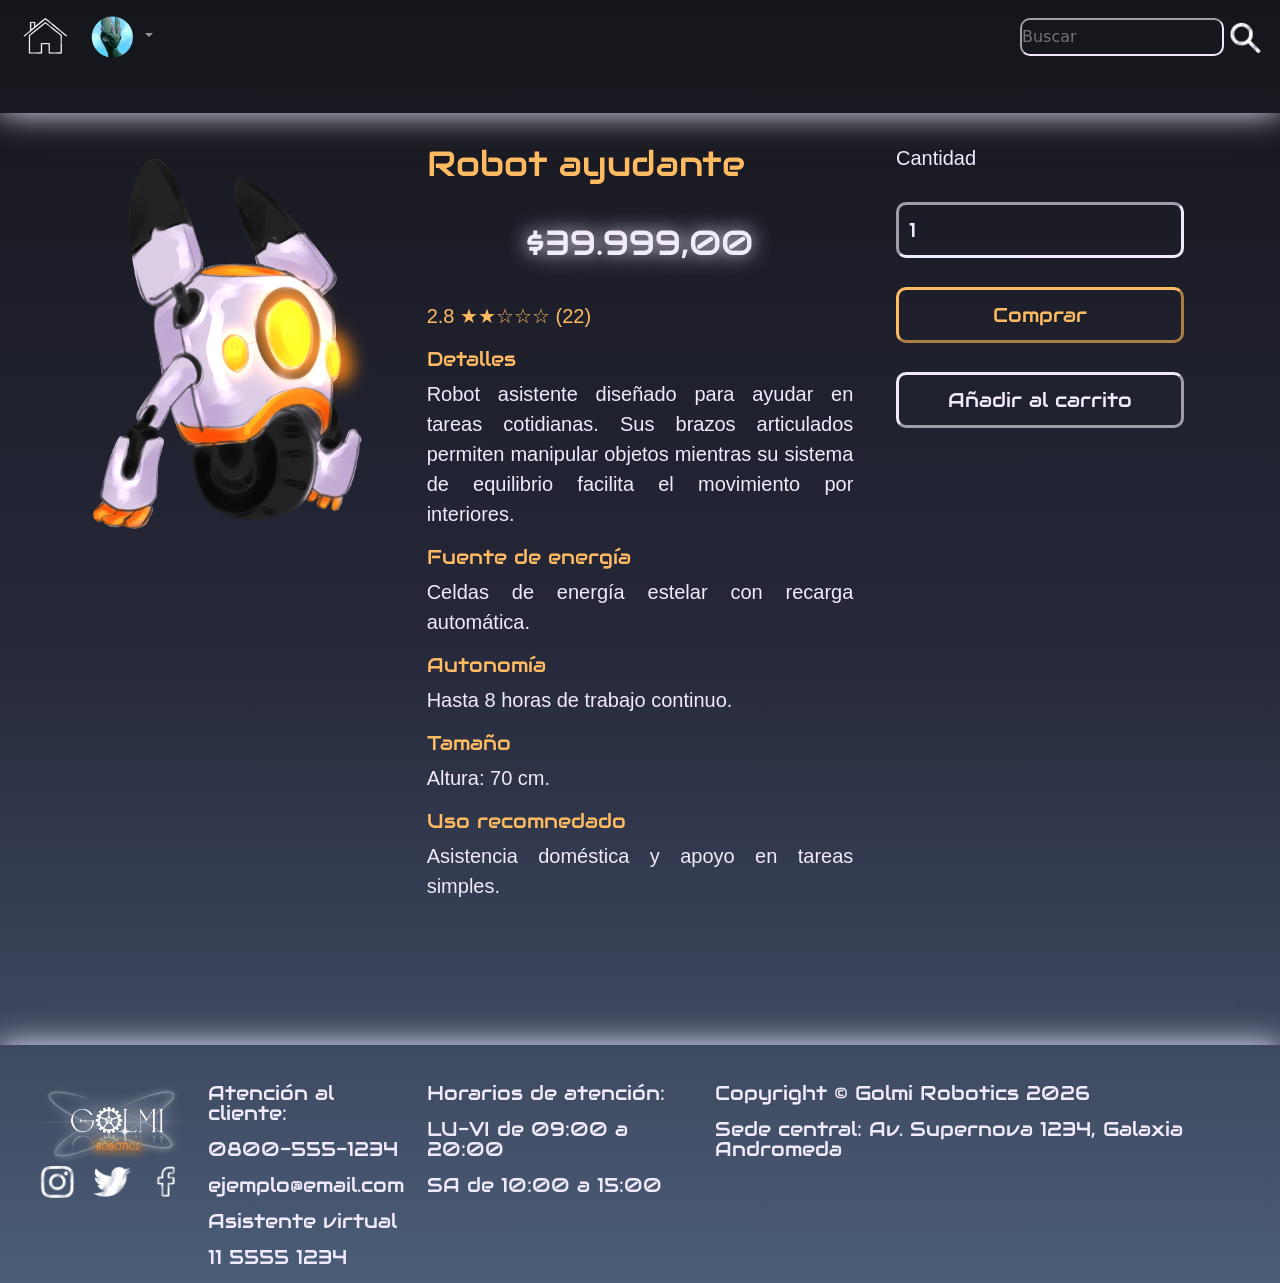
<file: pages/producto4.html>
<!DOCTYPE html>
<html lang="en">
<head>
    <meta charset="UTF-8">
    <meta http-equiv="X-UA-Compatible" content="IE=edge">
    <meta name="viewport" content="width=device-width, initial-scale=1.0">
    <title>Robot ayudante - Golmi Robotics</title>
    <meta name="description" content="Robot asistente con brazos articulados para tareas cotidianas en el hogar.">
    <!-- Bootstrap -->
    <link href="https://cdn.jsdelivr.net/npm/bootstrap@5.3.8/dist/css/bootstrap.min.css" rel="stylesheet" integrity="sha384-sRIl4kxILFvY47J16cr9ZwB07vP4J8+LH7qKQnuqkuIAvNWLzeN8tE5YBujZqJLB" crossorigin="anonymous">
    <!-- CSS -->
    <link rel="stylesheet" href="../sass/styles.css">
     <!-- Fonts -->
        <link rel="preconnect" href="https://fonts.googleapis.com">
        <link rel="preconnect" href="https://fonts.gstatic.com" crossorigin>
        <link href="https://fonts.googleapis.com/css2?family=Audiowide&family=Orbitron:wght@400..900&display=swap" rel="stylesheet">
</head>

<body>
    <header>
        <!-- BOOTSTRAP -->
        <nav class="navbar navbar-expand-lg navbar-dark">
            <div class="container-fluid">
              <button class="navbar-toggler" type="button" data-bs-toggle="collapse" data-bs-target="#navbarSupportedContent" aria-controls="navbarSupportedContent" aria-expanded="false" aria-label="Toggle navigation">
                <span class="navbar-toggler-icon"></span>
              </button>
              <div class="collapse navbar-collapse" id="navbarSupportedContent">
                <ul class="navbar-nav me-auto mb-2 mb-lg-0">
                  <li class="nav-item">
                    <a class="nav-link active" aria-current="page" href="../index.html"><img src="../images/home.png" height="40px" alt="Home" id="home"></a>
                  </li>
                
                  <!-- Foto de usuario -->
                  <li class="nav-item dropdown">
                    <a class="nav-link dropdown-toggle" href="#" role="button" data-bs-toggle="dropdown" aria-expanded="false">
                        <img src="../images/foto-perfil.png" alt="Ir a Mi usuario" id="Usuario">
                    </a>
                    <!-- Dropdown -->
                    <ul class="dropdown-menu">
                        <li><a class="item-de-dropdown" href="mi-usuario.html"> >Mi perfil </a></li>
                        <li><hr class="divisor"></li>
                      <li><a class="item-de-dropdown" href="#">Historial</a></li>
                      <li><a class="item-de-dropdown" href="#">Preguntas</a></li>
                      <li><a class="item-de-dropdown" href="#">Opiniones</a></li>
                      <li><hr class="divisor"></li>
                      <li><a class="item-de-dropdown" href="#">Créditos</a></li>
                      <li><a class="item-de-dropdown" href="#">Suscripciones</a></li>
                      <li><a class="item-de-dropdown" href="#">Seguros</a></li>
                    </ul>
                  </li>
                  <!-- Barra de busqueda -->
                </ul>
                <form class="d-flex" role="search">
                  <input class="barra-busqueda" type="search" placeholder="Buscar" aria-label="Buscar"/>
                  <button id="boton-buscar" type="submit"><img src="../images/lupa.png" alt="Buscar" id="icono-buscar"></button>
                </form>
              </div>
            </div>
          </nav>
    
          <script src="https://cdn.jsdelivr.net/npm/bootstrap@5.3.8/dist/js/bootstrap.bundle.min.js" integrity="sha384-FKyoEForCGlyvwx9Hj09JcYn3nv7wiPVlz7YYwJrWVcXK/BmnVDxM+D2scQbITxI" crossorigin="anonymous"></script>
    </header>

    <main>
        
        <section class="pag-productos">
            <div class="contenido-grid">
                <img src="../images/producto4.png" alt="Robot 4" class="producto-muestra">
            </div>
            <div class="info">
                <h1>Robot ayudante</h1>
                <h2>$39.999,00</h2>
                  <p class="rating"> 2.8 ★★☆☆☆ (22)</p>
                <h3>Detalles</h3>
                  <p>Robot asistente diseñado para ayudar en tareas cotidianas. Sus brazos articulados permiten manipular objetos mientras su sistema de equilibrio facilita el movimiento por interiores.</p>
                <h3>Fuente de energía</h3>
                 <p>Celdas de energía estelar con recarga automática.</p> 
                <h3>Autonomía</h3>
                  <p>Hasta 8 horas de trabajo continuo.</p> 
                <h3>Tamaño</h3>
                  <p>Altura: 70 cm.</p>  
                <h3>Uso recomnedado</h3>
                  <p>Asistencia doméstica y apoyo en tareas simples.</p>  
        </div>
        <div class=acciones>
            <label for="">Cantidad</label>
            <input type="number" name="" id="Cantidad"
                step="1"
                min="0"
                max="10"
                value="1"
            >
            <input type="button" value="Comprar" id="Comprar">
            <input type="button" value="Añadir al carrito" id="Carrito">
        </div>
        </section>
    </main>

    <!-- Pie de página -->
    <footer>
      <div>
          <img src="../images/logo.png" alt="Logo">
          <div class="redes">
              <a href="https://www.instagram.com/" target="_blank"><img src="../images/instagram.png" alt="Logo de Instagram" class="contactos"></a>
              <a href="https://x.com/?lang=es" target="_blank"><img src="../images/twitter.png" alt="Logo de Twitter" class="contactos"></a>
              <a href="https://www.facebook.com/?locale=es_LA" target="_blank"><img src="../images/facebook.png" alt="Logo de Facebook" class="contactos"></a>
          </div>
      </div>
      <div>
          <p id="Contacto">Atención al cliente:</p>
              <p class="texto-footer-1">0800-555-1234</p>
              <p class="texto-footer-1">ejemplo@email.com</p>
              <p class="texto-footer-1">Asistente virtual</p>
              <p class="texto-footer-1">11 5555 1234</p> 
      </div>
      <div>
          <p class="texto-footer-1">Horarios de atención:</p>
          <p class="texto-footer-1">LU-VI de 09:00 a 20:00</p>
          <p class="texto-footer-1">SA de 10:00 a 15:00</p> 
      </div>
      <div>
          <p class="texto-footer-1">Copyright © Golmi Robotics 2026</p>
          <p class="texto-footer-1">Sede central: Av. Supernova 1234, Galaxia Andromeda</p>  
      </div>
  </footer>
</body>
</html>
</file>
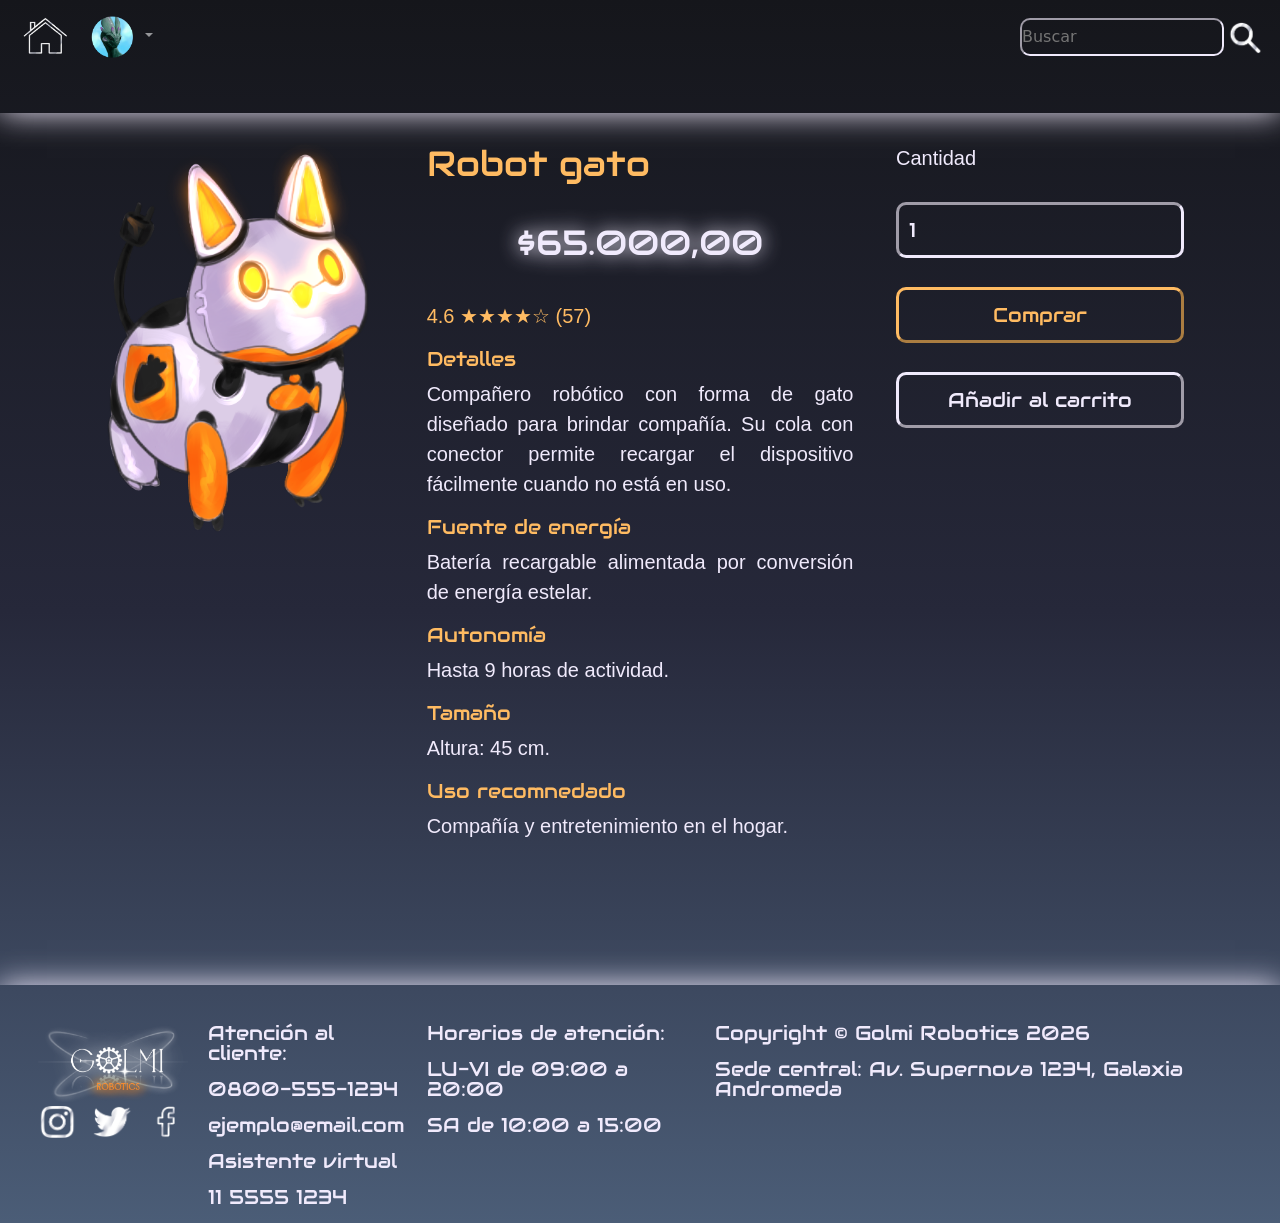
<file: pages/producto5.html>
<!DOCTYPE html>
<html lang="en">
<head>
    <meta charset="UTF-8">
    <meta http-equiv="X-UA-Compatible" content="IE=edge">
    <meta name="viewport" content="width=device-width, initial-scale=1.0">
    <title>Robot gato - Golmic Robotics</title>
    <meta name="description" content="Robot con forma de gato diseñado para compañía y entretenimiento.">
    <!-- Bootstrap -->
    <link href="https://cdn.jsdelivr.net/npm/bootstrap@5.3.8/dist/css/bootstrap.min.css" rel="stylesheet" integrity="sha384-sRIl4kxILFvY47J16cr9ZwB07vP4J8+LH7qKQnuqkuIAvNWLzeN8tE5YBujZqJLB" crossorigin="anonymous">
    <!-- CSS -->
    <link rel="stylesheet" href="../sass/styles.css">
     <!-- Fonts -->
        <link rel="preconnect" href="https://fonts.googleapis.com">
        <link rel="preconnect" href="https://fonts.gstatic.com" crossorigin>
        <link href="https://fonts.googleapis.com/css2?family=Audiowide&family=Orbitron:wght@400..900&display=swap" rel="stylesheet">
</head>

<body>
    <header>
        <!-- BOOTSTRAP -->
        <nav class="navbar navbar-expand-lg navbar-dark">
            <div class="container-fluid">
              <button class="navbar-toggler" type="button" data-bs-toggle="collapse" data-bs-target="#navbarSupportedContent" aria-controls="navbarSupportedContent" aria-expanded="false" aria-label="Toggle navigation">
                <span class="navbar-toggler-icon"></span>
              </button>
              <div class="collapse navbar-collapse" id="navbarSupportedContent">
                <ul class="navbar-nav me-auto mb-2 mb-lg-0">
                  <li class="nav-item">
                    <a class="nav-link active" aria-current="page" href="../index.html"><img src="../images/home.png" height="40px" alt="Home" id="home"></a>
                  </li>
                
                  <!-- Foto de usuario -->
                  <li class="nav-item dropdown">
                    <a class="nav-link dropdown-toggle" href="#" role="button" data-bs-toggle="dropdown" aria-expanded="false">
                        <img src="../images/foto-perfil.png" alt="Ir a Mi usuario" id="Usuario">
                    </a>
                    <!-- Dropdown -->
                    <ul class="dropdown-menu">
                        <li><a class="item-de-dropdown" href="mi-usuario.html"> >Mi perfil </a></li>
                        <li><hr class="divisor"></li>
                      <li><a class="item-de-dropdown" href="#">Historial</a></li>
                      <li><a class="item-de-dropdown" href="#">Preguntas</a></li>
                      <li><a class="item-de-dropdown" href="#">Opiniones</a></li>
                      <li><hr class="divisor"></li>
                      <li><a class="item-de-dropdown" href="#">Créditos</a></li>
                      <li><a class="item-de-dropdown" href="#">Suscripciones</a></li>
                      <li><a class="item-de-dropdown" href="#">Seguros</a></li>
                    </ul>
                  </li>
                  <!-- Barra de busqueda -->
                </ul>
                <form class="d-flex" role="search">
                  <input class="barra-busqueda" type="search" placeholder="Buscar" aria-label="Buscar"/>
                  <button id="boton-buscar" type="submit"><img src="../images/lupa.png" alt="Buscar" id="icono-buscar"></button>
                </form>
              </div>
            </div>
          </nav>
    
          <script src="https://cdn.jsdelivr.net/npm/bootstrap@5.3.8/dist/js/bootstrap.bundle.min.js" integrity="sha384-FKyoEForCGlyvwx9Hj09JcYn3nv7wiPVlz7YYwJrWVcXK/BmnVDxM+D2scQbITxI" crossorigin="anonymous"></script>
    </header>

    <main>
        
        <section class="pag-productos">
            <div class="contenido-grid">
                <img src="../images/producto5.png" alt="Robot 5" class="producto-muestra">
            </div>
            <div class="info">
                <h1>Robot gato</h1>
                <h2>$65.000,00</h2>
                  <p class="rating"> 4.6 ★★★★☆ (57)</p>
                <h3>Detalles</h3>
                  <p>Compañero robótico con forma de gato diseñado para brindar compañía. Su cola con conector permite recargar el dispositivo fácilmente cuando no está en uso.</p>
                <h3>Fuente de energía</h3>
                 <p>Batería recargable alimentada por conversión de energía estelar.</p> 
                <h3>Autonomía</h3>
                  <p>Hasta 9 horas de actividad.</p> 
                <h3>Tamaño</h3>
                  <p>Altura: 45 cm.</p>  
                <h3>Uso recomnedado</h3>
                  <p>Compañía y entretenimiento en el hogar.</p>  
        </div>
        <div class=acciones>
            <label for="">Cantidad</label>
            <input type="number" name="" id="Cantidad"
                step="1"
                min="0"
                max="10"
                value="1"
            >
            <input type="button" value="Comprar" id="Comprar">
            <input type="button" value="Añadir al carrito" id="Carrito">
        </div>
        </section>
    </main>

 <!-- Pie de página -->
 <footer>
  <div>
      <img src="../images/logo.png" alt="Logo">
      <div class="redes">
          <a href="https://www.instagram.com/" target="_blank"><img src="../images/instagram.png" alt="Logo de Instagram" class="contactos"></a>
          <a href="https://x.com/?lang=es" target="_blank"><img src="../images/twitter.png" alt="Logo de Twitter" class="contactos"></a>
          <a href="https://www.facebook.com/?locale=es_LA" target="_blank"><img src="../images/facebook.png" alt="Logo de Facebook" class="contactos"></a>
      </div>
  </div>
  <div>
      <p id="Contacto">Atención al cliente:</p>
          <p class="texto-footer-1">0800-555-1234</p>
          <p class="texto-footer-1">ejemplo@email.com</p>
          <p class="texto-footer-1">Asistente virtual</p>
          <p class="texto-footer-1">11 5555 1234</p> 
  </div>
  <div>
      <p class="texto-footer-1">Horarios de atención:</p>
      <p class="texto-footer-1">LU-VI de 09:00 a 20:00</p>
      <p class="texto-footer-1">SA de 10:00 a 15:00</p> 
  </div>
  <div>
      <p class="texto-footer-1">Copyright © Golmi Robotics 2026</p>
      <p class="texto-footer-1">Sede central: Av. Supernova 1234, Galaxia Andromeda</p>  
  </div>
</footer>
</body>
</html>
</file>
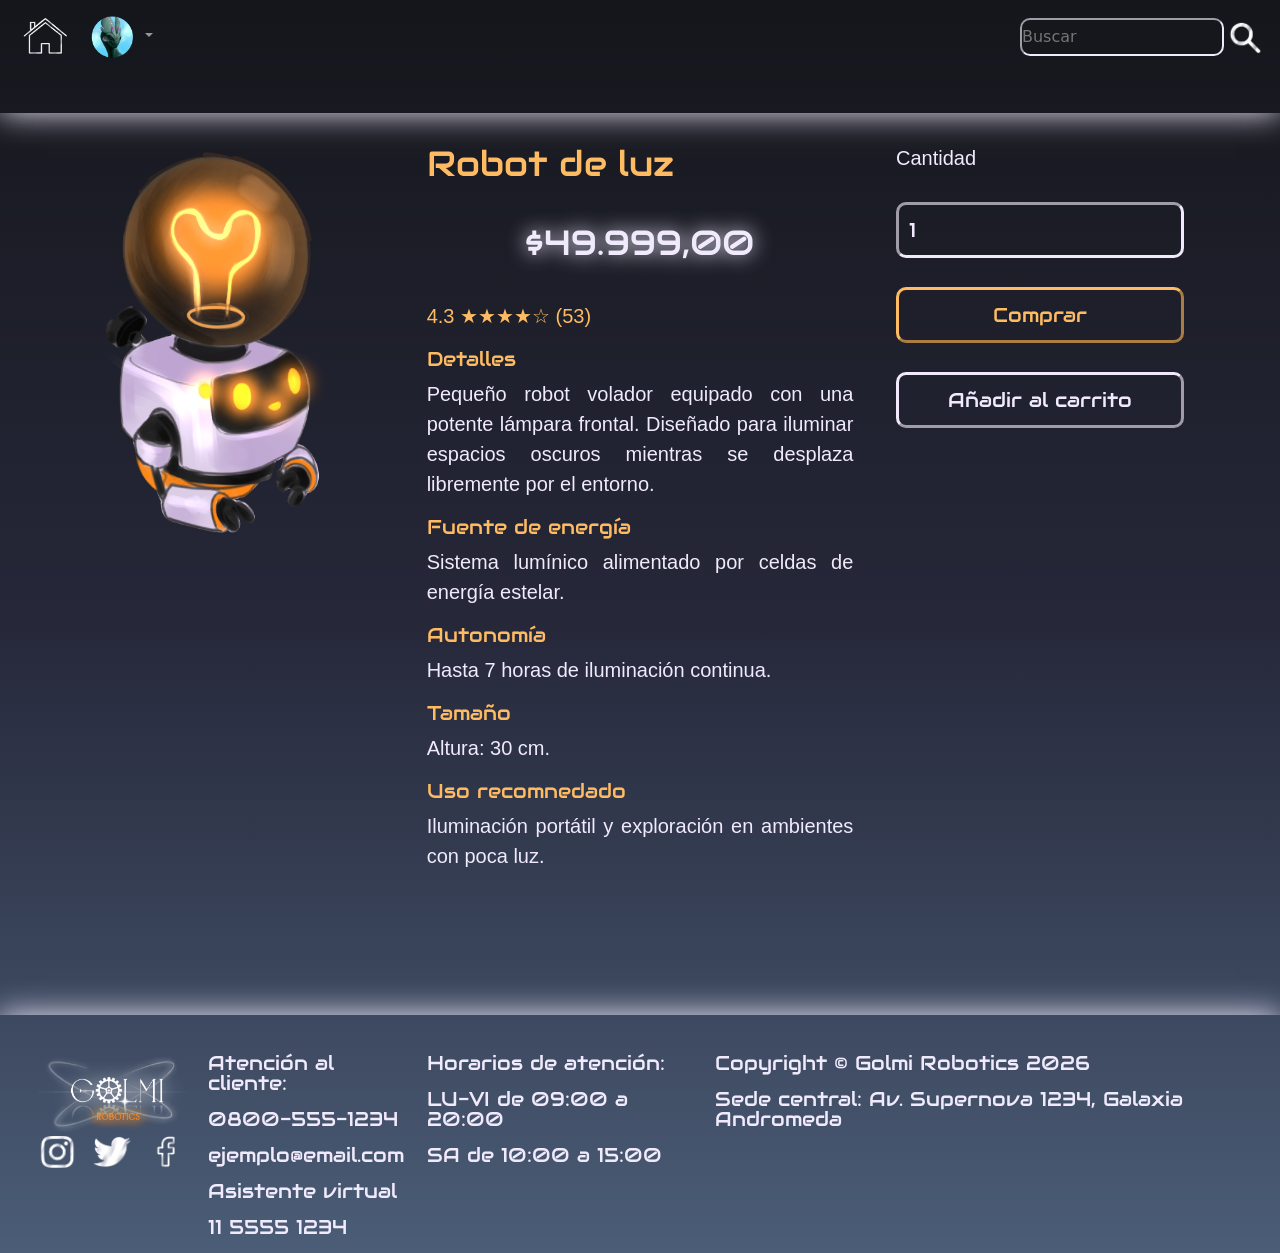
<file: pages/producto6.html>
<!DOCTYPE html>
<html lang="en">
<head>
    <meta charset="UTF-8">
    <meta http-equiv="X-UA-Compatible" content="IE=edge">
    <meta name="viewport" content="width=device-width, initial-scale=1.0">
    <title>Robot de luz - Golmi Robotics</title>
    <meta name="description" content="Pequeño robot volador con lámpara frontal, ideal para iluminación y exploración en espacios oscuros.">
    <!-- Bootstrap -->
    <link href="https://cdn.jsdelivr.net/npm/bootstrap@5.3.8/dist/css/bootstrap.min.css" rel="stylesheet" integrity="sha384-sRIl4kxILFvY47J16cr9ZwB07vP4J8+LH7qKQnuqkuIAvNWLzeN8tE5YBujZqJLB" crossorigin="anonymous">
    <!-- CSS -->
    <link rel="stylesheet" href="../sass/styles.css">
     <!-- Fonts -->
        <link rel="preconnect" href="https://fonts.googleapis.com">
        <link rel="preconnect" href="https://fonts.gstatic.com" crossorigin>
        <link href="https://fonts.googleapis.com/css2?family=Audiowide&family=Orbitron:wght@400..900&display=swap" rel="stylesheet">
</head>

<body>
    <header>
        <!-- BOOTSTRAP -->
        <nav class="navbar navbar-expand-lg navbar-dark">
            <div class="container-fluid">
              <button class="navbar-toggler" type="button" data-bs-toggle="collapse" data-bs-target="#navbarSupportedContent" aria-controls="navbarSupportedContent" aria-expanded="false" aria-label="Toggle navigation">
                <span class="navbar-toggler-icon"></span>
              </button>
              <div class="collapse navbar-collapse" id="navbarSupportedContent">
                <ul class="navbar-nav me-auto mb-2 mb-lg-0">
                  <li class="nav-item">
                    <a class="nav-link active" aria-current="page" href="../index.html"><img src="../images/home.png" height="40px" alt="Home" id="home"></a>
                  </li>
                
                  <!-- Foto de usuario -->
                  <li class="nav-item dropdown">
                    <a class="nav-link dropdown-toggle" href="#" role="button" data-bs-toggle="dropdown" aria-expanded="false">
                        <img src="../images/foto-perfil.png" alt="Ir a Mi usuario" id="Usuario">
                    </a>
                    <!-- Dropdown -->
                    <ul class="dropdown-menu">
                        <li><a class="item-de-dropdown" href="mi-usuario.html"> >Mi perfil </a></li>
                        <li><hr class="divisor"></li>
                      <li><a class="item-de-dropdown" href="#">Historial</a></li>
                      <li><a class="item-de-dropdown" href="#">Preguntas</a></li>
                      <li><a class="item-de-dropdown" href="#">Opiniones</a></li>
                      <li><hr class="divisor"></li>
                      <li><a class="item-de-dropdown" href="#">Créditos</a></li>
                      <li><a class="item-de-dropdown" href="#">Suscripciones</a></li>
                      <li><a class="item-de-dropdown" href="#">Seguros</a></li>
                    </ul>
                  </li>
                  <!-- Barra de busqueda -->
                </ul>
                <form class="d-flex" role="search">
                  <input class="barra-busqueda" type="search" placeholder="Buscar" aria-label="Buscar"/>
                  <button id="boton-buscar" type="submit"><img src="../images/lupa.png" alt="Buscar" id="icono-buscar"></button>
                </form>
              </div>
            </div>
          </nav>
    
          <script src="https://cdn.jsdelivr.net/npm/bootstrap@5.3.8/dist/js/bootstrap.bundle.min.js" integrity="sha384-FKyoEForCGlyvwx9Hj09JcYn3nv7wiPVlz7YYwJrWVcXK/BmnVDxM+D2scQbITxI" crossorigin="anonymous"></script>
    </header>

    <main>
        <section class="pag-productos">
            <div class="contenido-grid">
                <img src="../images/producto6.png" alt="Robot 6" class="producto-muestra">
            </div>
            <div class="info">
                <h1>Robot de luz</h1>
                <h2>$49.999,00</h2>
                  <p class="rating"> 4.3 ★★★★☆ (53)</p>
                <h3>Detalles</h3>
                  <p>Pequeño robot volador equipado con una potente lámpara frontal. Diseñado para iluminar espacios oscuros mientras se desplaza libremente por el entorno.</p>
                <h3>Fuente de energía</h3>
                 <p>Sistema lumínico alimentado por celdas de energía estelar.</p> 
                <h3>Autonomía</h3>
                  <p>Hasta 7 horas de iluminación continua.</p> 
                <h3>Tamaño</h3>
                  <p>Altura: 30 cm.</p>  
                <h3>Uso recomnedado</h3>
                  <p>Iluminación portátil y exploración en ambientes con poca luz.</p>  
        </div>
        <div class=acciones>
            <label for="">Cantidad</label>
            <input type="number" name="" id="Cantidad"
                step="1"
                min="0"
                max="10"
                value="1"
            >
            <input type="button" value="Comprar" id="Comprar">
            <input type="button" value="Añadir al carrito" id="Carrito">
        </div>
        </section>
    </main>

 <!-- Pie de página -->
 <footer>
  <div>
      <img src="../images/logo.png" alt="Logo">
      <div class="redes">
          <a href="https://www.instagram.com/" target="_blank"><img src="../images/instagram.png" alt="Logo de Instagram" class="contactos"></a>
          <a href="https://x.com/?lang=es" target="_blank"><img src="../images/twitter.png" alt="Logo de Twitter" class="contactos"></a>
          <a href="https://www.facebook.com/?locale=es_LA" target="_blank"><img src="../images/facebook.png" alt="Logo de Facebook" class="contactos"></a>
      </div>
  </div>
  <div>
      <p id="Contacto">Atención al cliente:</p>
          <p class="texto-footer-1">0800-555-1234</p>
          <p class="texto-footer-1">ejemplo@email.com</p>
          <p class="texto-footer-1">Asistente virtual</p>
          <p class="texto-footer-1">11 5555 1234</p> 
  </div>
  <div>
      <p class="texto-footer-1">Horarios de atención:</p>
      <p class="texto-footer-1">LU-VI de 09:00 a 20:00</p>
      <p class="texto-footer-1">SA de 10:00 a 15:00</p> 
  </div>
  <div>
      <p class="texto-footer-1">Copyright © Golmi Robotics 2026</p>
      <p class="texto-footer-1">Sede central: Av. Supernova 1234, Galaxia Andromeda</p>  
  </div>
</footer>
</body>
</html>
</file>
<file: sass/styles.css>
* {
  margin: 0;
  padding: 0;
  box-sizing: border-box;
}

/* estilos generales  */
body {
  background: linear-gradient(to bottom, #15161B, #26283a, #4b5d77);
}

#home {
  width: 50px;
}
#home:hover {
  transition: 0.2s;
}
#home:hover:hover {
  filter: drop-shadow(0 0 10px rgb(240, 234, 252));
  transform: scale(105%);
}

.dropdown-menu {
  background-color: #15161B;
}

.item-de-dropdown {
  color: rgb(240, 234, 252);
  text-decoration: none;
  font-family: "Audiowide", sans-serif;
  font-weight: 400;
  font-style: normal;
  font-size: 15px;
  padding: 10px;
  margin-top: 5%;
}
.item-de-dropdown:hover {
  background-color: transparent;
  transition: 0.2s;
}
.item-de-dropdown:hover:hover {
  filter: drop-shadow(0 0 10px rgb(240, 234, 252));
  transform: scale(105%);
}

.divisor {
  border-color: rgb(240, 234, 252);
}

/* Buscador */
#boton-buscar {
  border-color: transparent;
  background-color: transparent;
  width: -webkit-fit-content;
  width: -moz-fit-content;
  width: fit-content;
}
#boton-buscar:hover {
  transition: 0.2s;
}
#boton-buscar:hover:hover {
  filter: drop-shadow(0 0 10px rgb(240, 234, 252));
  transform: scale(105%);
}

#icono-buscar {
  width: 40px;
}

.barra-busqueda {
  background-color: transparent;
  border-color: rgb(240, 234, 252);
  color: rgb(240, 234, 252);
  border-radius: 10px;
}

header {
  display: flex;
  flex-direction: column;
  justify-content: space-between;
  box-shadow: 0 0 30px rgb(240, 234, 252);
  padding-bottom: 3%;
}
header #logo {
  margin: 0 auto;
  width: 50%;
}
header h1 {
  color: rgb(255, 187, 98);
  color: rgb(240, 234, 252);
  text-decoration: none;
  font-family: "Audiowide", sans-serif;
  font-weight: 400;
  font-style: normal;
  font-size: 35px;
}
header #eslogan {
  display: flex;
  justify-content: center;
  color: rgb(240, 234, 252);
  text-decoration: none;
  font-family: "Audiowide", sans-serif;
  font-weight: 400;
  font-style: normal;
  font-size: 20px;
  color: rgb(255, 187, 98);
}

main {
  padding-top: 30px;
}

#Usuario {
  width: 50px;
  transition: 0.2s;
}
#Usuario:hover {
  filter: drop-shadow(0 0 10px rgb(240, 234, 252));
  transform: scale(105%);
}

.Categorias {
  display: grid;
  grid-template-columns: repeat(3, 1fr);
  text-align: center;
  margin-top: 3%;
}
.Categorias img {
  width: 30%;
  height: auto;
  transition: 0.2s;
}
.Categorias img:hover {
  filter: drop-shadow(0 0 10px rgb(240, 234, 252));
  transform: scale(105%);
}

div p {
  color: rgb(240, 234, 252);
  text-decoration: none;
  font-family: "Audiowide", sans-serif;
  font-weight: 400;
  font-style: normal;
  font-size: 20px;
}

h2 {
  color: rgb(240, 234, 252);
  color: rgb(240, 234, 252);
  text-decoration: none;
  font-family: "Audiowide", sans-serif;
  font-weight: 400;
  font-style: normal;
  font-size: 35px;
  line-height: 100px;
  filter: drop-shadow(0 0 10px rgb(240, 234, 252));
  display: flex;
  justify-content: center;
}

.Productos {
  display: flex;
  justify-content: center;
  align-items: center;
  gap: 10px;
}
.Productos img {
  width: 190px;
  height: 190px;
  -o-object-fit: contain;
     object-fit: contain;
  border: 10px;
  border-color: rgb(240, 234, 252);
  transition: 0.2s;
}
.Productos img:hover {
  filter: drop-shadow(0 0 10px rgb(240, 234, 252));
  transform: scale(105%);
}

a, h3, h4 {
  text-decoration: none;
  color: rgb(240, 234, 252);
  text-decoration: none;
  font-family: "Audiowide", sans-serif;
  font-weight: 400;
  font-style: normal;
  font-size: 20px;
}

@media (max-width: 768px) {
  .Categorias {
    grid-template-columns: repeat(2, 1fr);
    grid-template-rows: repeat(3, 1fr);
  }
  .Productos {
    flex-direction: column;
  }
}
@media (min-width: 768px) and (max-width: 1024px) {
  .Categorias {
    grid-template-columns: repeat(3, 1fr);
    grid-template-rows: repeat(2, 1fr);
  }
}
#header-2 {
  gap: 10px;
  padding-bottom: 5%;
}
#header-2 h1 {
  padding-left: 5%;
}
#header-2 section#Mi-usuario {
  display: flex;
  gap: 10px;
}
#header-2 section#Mi-usuario #Usuario1 {
  width: 190px;
}
#header-2 section#Mi-usuario .iconos {
  width: 70px;
  height: 70px;
  -o-object-fit: contain;
     object-fit: contain;
}
#header-2 section#Mi-usuario #NombreDeUsuario {
  color: rgb(240, 234, 252);
  text-decoration: none;
  font-family: "Audiowide", sans-serif;
  font-weight: 400;
  font-style: normal;
  font-size: 35px;
  color: rgb(255, 187, 98);
}

#mi-usuario-nav {
  display: grid;
  grid-template-columns: repeat(3, 2fr);
  grid-template-rows: repeat(3, 1fr);
  justify-items: center;
}
#mi-usuario-nav button {
  background: transparent;
  background: transparent;
  border-color: rgb(240, 234, 252);
  width: 75%;
  border-width: 3px;
  border-radius: 10px;
  padding: 10px;
  margin-top: 5%;
  color: rgb(240, 234, 252);
  text-decoration: none;
  font-family: "Audiowide", sans-serif;
  font-weight: 400;
  font-style: normal;
  font-size: 20px;
  font-size: 20px;
  transition: 0.2s;
}
#mi-usuario-nav button:hover {
  filter: drop-shadow(0 0 10px rgb(240, 234, 252));
  transform: scale(105%);
}
#mi-usuario-nav .iconos {
  width: 70px;
  height: 70px;
  -o-object-fit: contain;
     object-fit: contain;
}
#mi-usuario-nav .imagen-texto {
  display: flex;
  align-items: center;
  gap: 10px;
}
@media (max-width: 768px) {
  #mi-usuario-nav {
    grid-template-columns: repeat(1, 2fr);
    grid-template-rows: repeat(8, auto);
  }
}
@media (min-width: 768px) and (max-width: 1024px) {
  #mi-usuario-nav {
    grid-template-columns: repeat(2, 2fr);
    grid-template-rows: repeat(4, auto);
  }
}

.producto-muestra {
  width: 110%;
}

.pag-productos {
  display: grid;
  grid-template-columns: 1fr 1fr 1fr;
}

.info {
  text-align: justify;
}
.info h1 {
  color: rgb(240, 234, 252);
  text-decoration: none;
  font-family: "Audiowide", sans-serif;
  font-weight: 400;
  font-style: normal;
  font-size: 35px;
  color: rgb(255, 187, 98);
}
.info h3 {
  color: rgb(240, 234, 252);
  text-decoration: none;
  font-family: "Audiowide", sans-serif;
  font-weight: 400;
  font-style: normal;
  font-size: 20px;
  color: rgb(255, 187, 98);
}
.info p {
  color: rgb(240, 234, 252);
  font-size: 20px;
  font-family: Arial, Helvetica, sans-serif;
}
.info .rating {
  color: rgb(255, 187, 98);
  font-size: 20px;
}

.acciones {
  display: flex;
  flex-direction: column;
  gap: 10px;
}
.acciones label {
  color: rgb(240, 234, 252);
  font-size: 20px;
  font-family: Arial, Helvetica, sans-serif;
}

.acciones {
  margin-left: 10%;
}
.acciones #Carrito {
  background: transparent;
  border-color: rgb(240, 234, 252);
  width: 75%;
  border-width: 3px;
  border-radius: 10px;
  padding: 10px;
  margin-top: 5%;
  color: rgb(240, 234, 252);
  text-decoration: none;
  font-family: "Audiowide", sans-serif;
  font-weight: 400;
  font-style: normal;
  font-size: 20px;
  transition: 0.1s;
}
.acciones #Carrito:hover {
  box-shadow: 0px 0px 30px rgb(240, 234, 252);
  transform: scale(105%);
}
.acciones #Comprar {
  background: transparent;
  border-color: rgb(240, 234, 252);
  width: 75%;
  border-width: 3px;
  border-radius: 10px;
  padding: 10px;
  margin-top: 5%;
  color: rgb(240, 234, 252);
  text-decoration: none;
  font-family: "Audiowide", sans-serif;
  font-weight: 400;
  font-style: normal;
  font-size: 20px;
  transition: 0.1s;
  color: rgb(255, 187, 98);
  border-color: rgb(255, 187, 98);
}
.acciones #Comprar:hover {
  box-shadow: 0px 0px 30px rgb(255, 187, 98);
  transform: scale(105%);
}
.acciones #Cantidad {
  background: transparent;
  border-color: rgb(240, 234, 252);
  width: 75%;
  border-width: 3px;
  border-radius: 10px;
  padding: 10px;
  margin-top: 5%;
  color: rgb(240, 234, 252);
  text-decoration: none;
  font-family: "Audiowide", sans-serif;
  font-weight: 400;
  font-style: normal;
  font-size: 20px;
}

@media (max-width: 768px) {
  .pag-productos {
    display: grid;
    grid-template-columns: 1fr 1fr;
  }
  .img {
    grid-column: 1;
    grid-row: 1;
  }
  .acciones {
    grid-column: 2;
    grid-row: 1;
  }
  .info {
    grid-column: 1/3;
    grid-row: 2;
    text-align: center;
    margin: 10px;
  }
  .producto-muestra {
    width: 150%;
    height: auto;
  }
}
@media (min-width: 768px) and (max-width: 1024px) {
  .pag-productos {
    display: grid;
    grid-template-columns: 1fr 1fr;
    justify-content: center;
    -moz-column-gap: 3%;
         column-gap: 3%;
  }
  .img {
    grid-column: 1;
    grid-row: 1;
  }
  .acciones {
    grid-column: 2;
    grid-row: 1;
  }
  .info {
    grid-column: 1/3;
    grid-row: 2;
    margin-left: 10%;
    text-align: center;
  }
  .producto-muestra {
    width: 100%;
    height: auto;
  }
}
.beneficios {
  display: flex;
  justify-content: space-between;
  gap: 5%;
  margin-top: 5%;
  padding: 5%;
}
@media (max-width: 768px) {
  .beneficios {
    flex-direction: column;
    gap: 20px;
  }
}
@media (min-width: 768px) and (max-width: 1024px) {
  .beneficios {
    flex-direction: column;
    gap: 20px;
  }
}

.beneficio {
  flex: 1;
  padding: 7px;
  text-align: center;
  box-shadow: 0 0 30px rgb(240, 234, 252);
  border-radius: 10px;
}
.beneficio img {
  width: 30%;
}

footer {
  display: flex;
  justify-content: flex-start;
  gap: 20px;
  color: rgb(240, 234, 252);
  text-decoration: none;
  font-family: "Audiowide", sans-serif;
  font-weight: 400;
  font-style: normal;
  font-size: 20px;
  line-height: 20px;
  color: rgb(240, 234, 252);
  box-shadow: 0 0 30px rgb(240, 234, 252);
  padding-top: 3%;
  margin-top: 10%;
  padding-left: 3%;
}
footer img {
  width: 150px;
  height: auto;
}
footer .texto-footer-1 {
  font-size: 20px;
  color: rgb(240, 234, 252);
  text-decoration: none;
  font-family: "Audiowide", sans-serif;
  font-weight: 400;
  font-style: normal;
  font-size: 20px;
}
footer a {
  width: 40px;
  height: 40px;
  -o-object-fit: contain;
     object-fit: contain;
}
footer .redes {
  display: flex;
  gap: 15px;
}
@media (max-width: 768px) {
  footer {
    display: flex;
    flex-wrap: wrap;
  }
}

.contactos {
  width: 40px;
  height: 40px;
  -o-object-fit: contain;
     object-fit: contain;
}/*# sourceMappingURL=styles.css.map */
</file>
